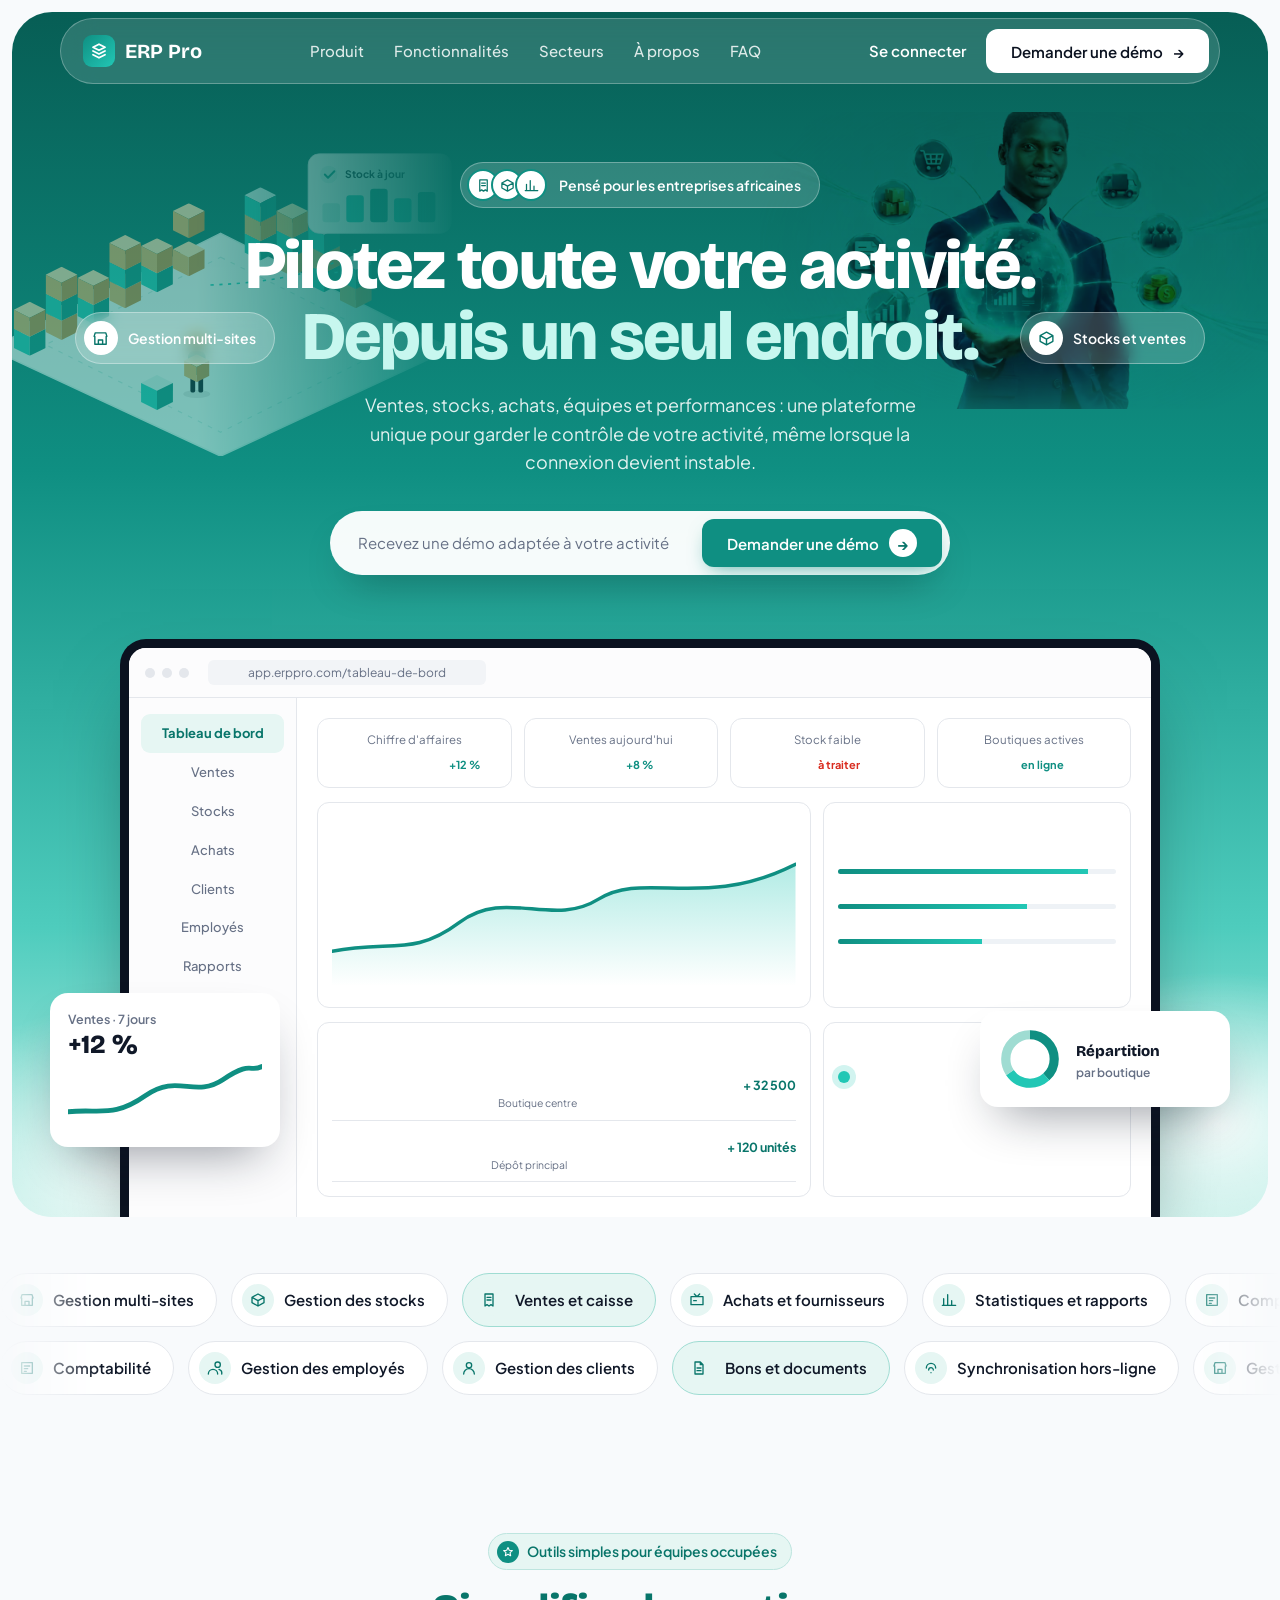
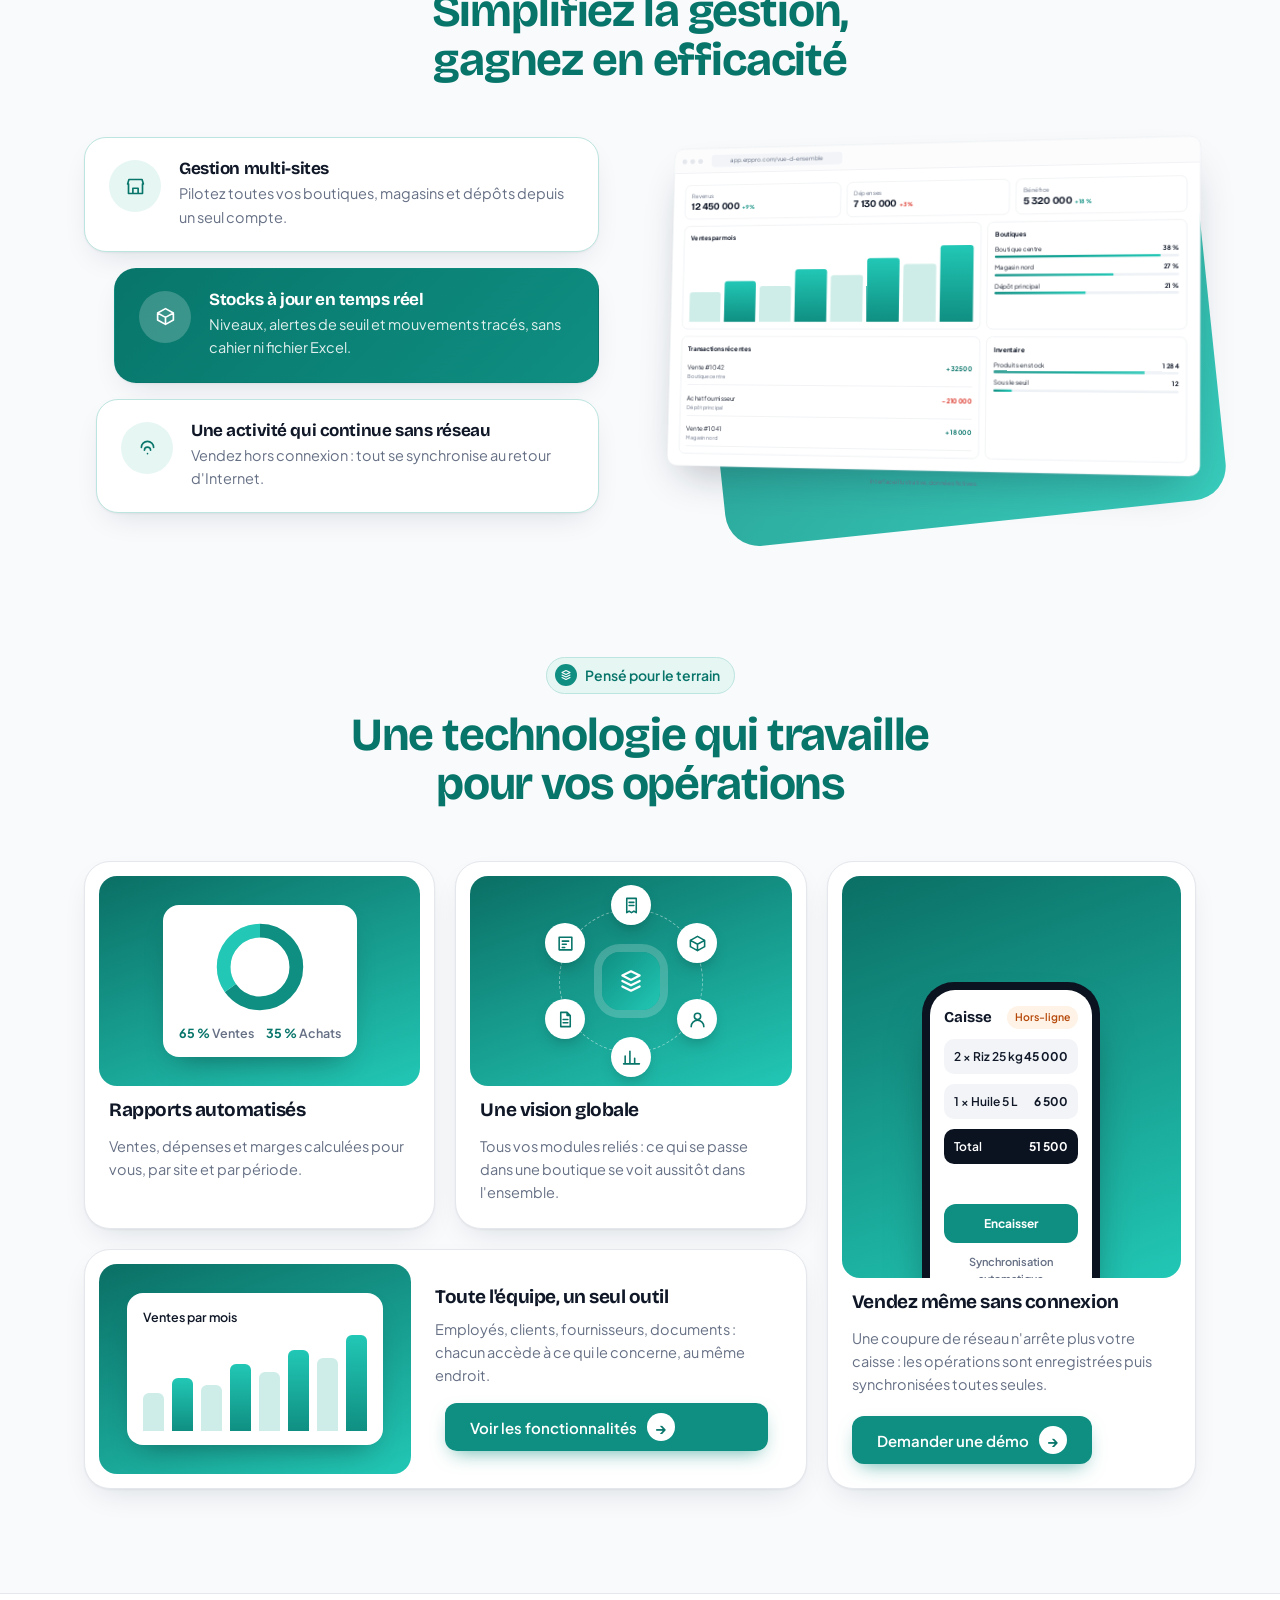
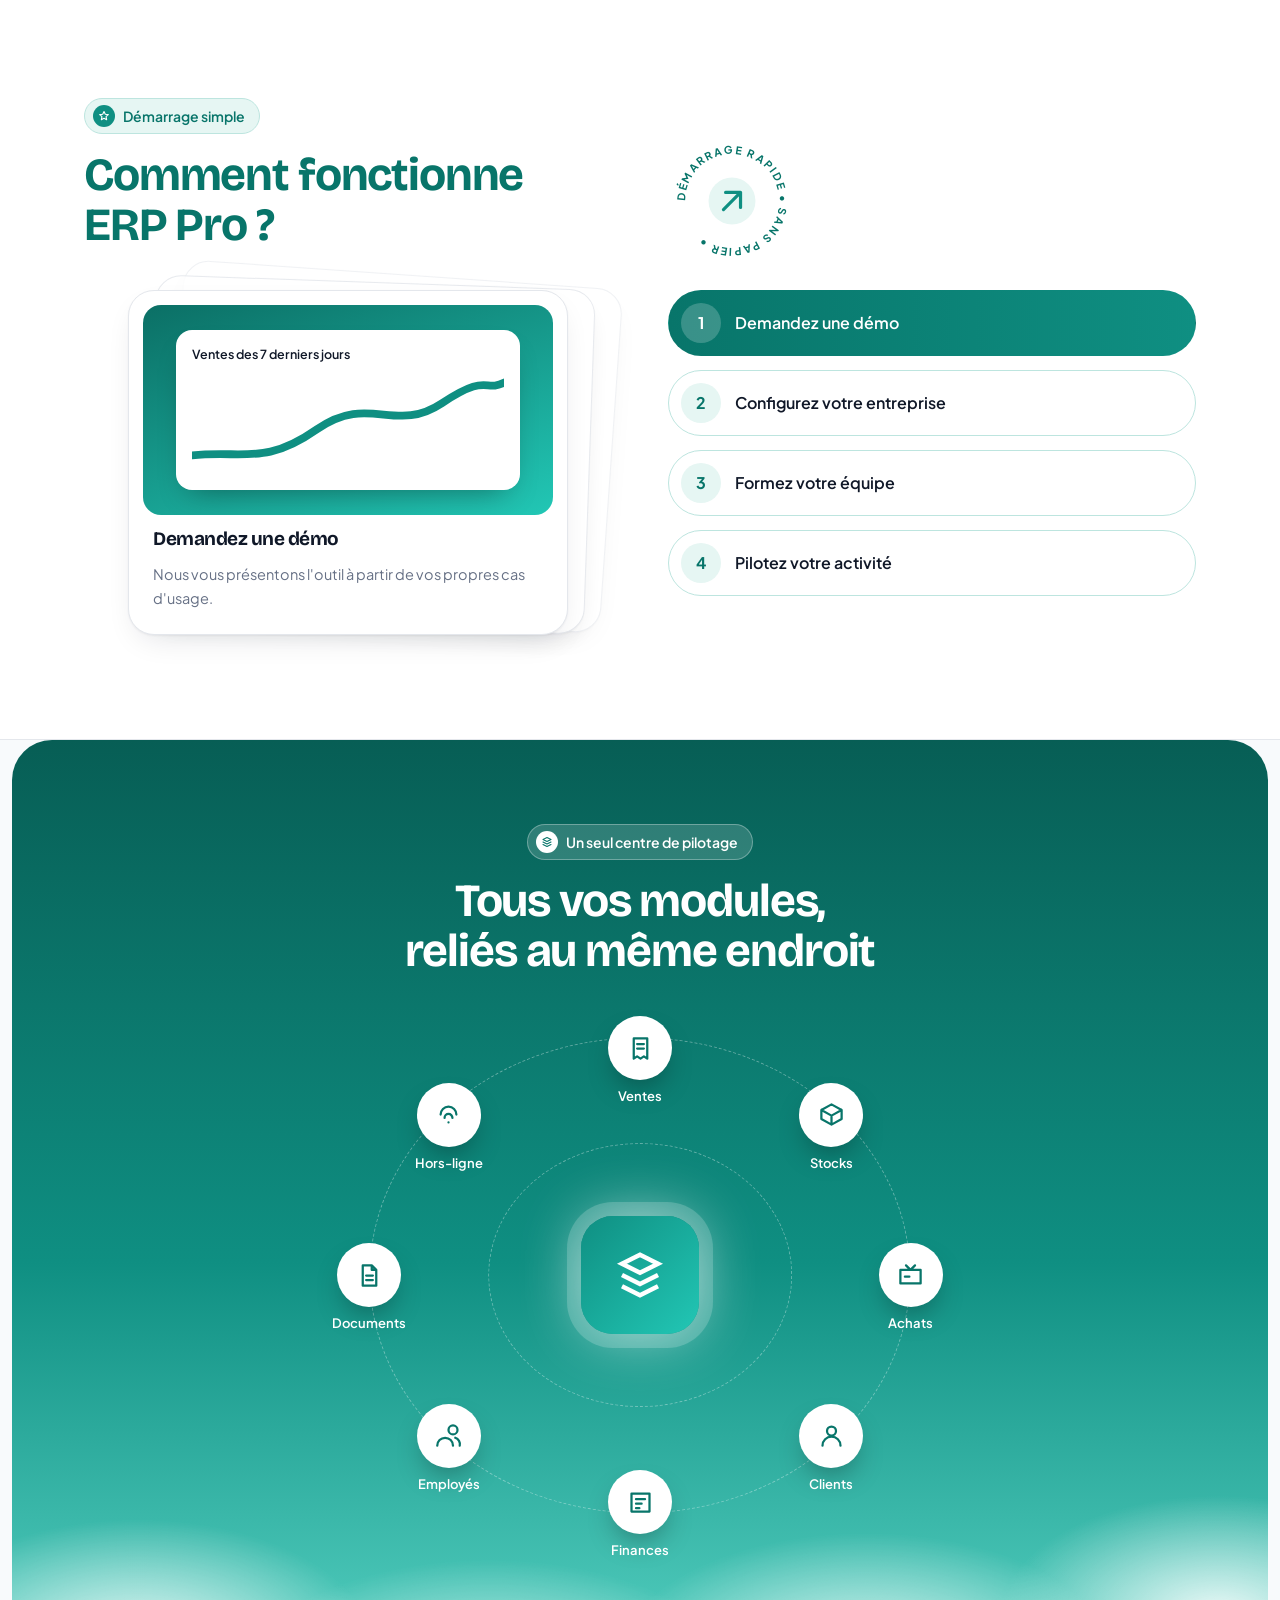
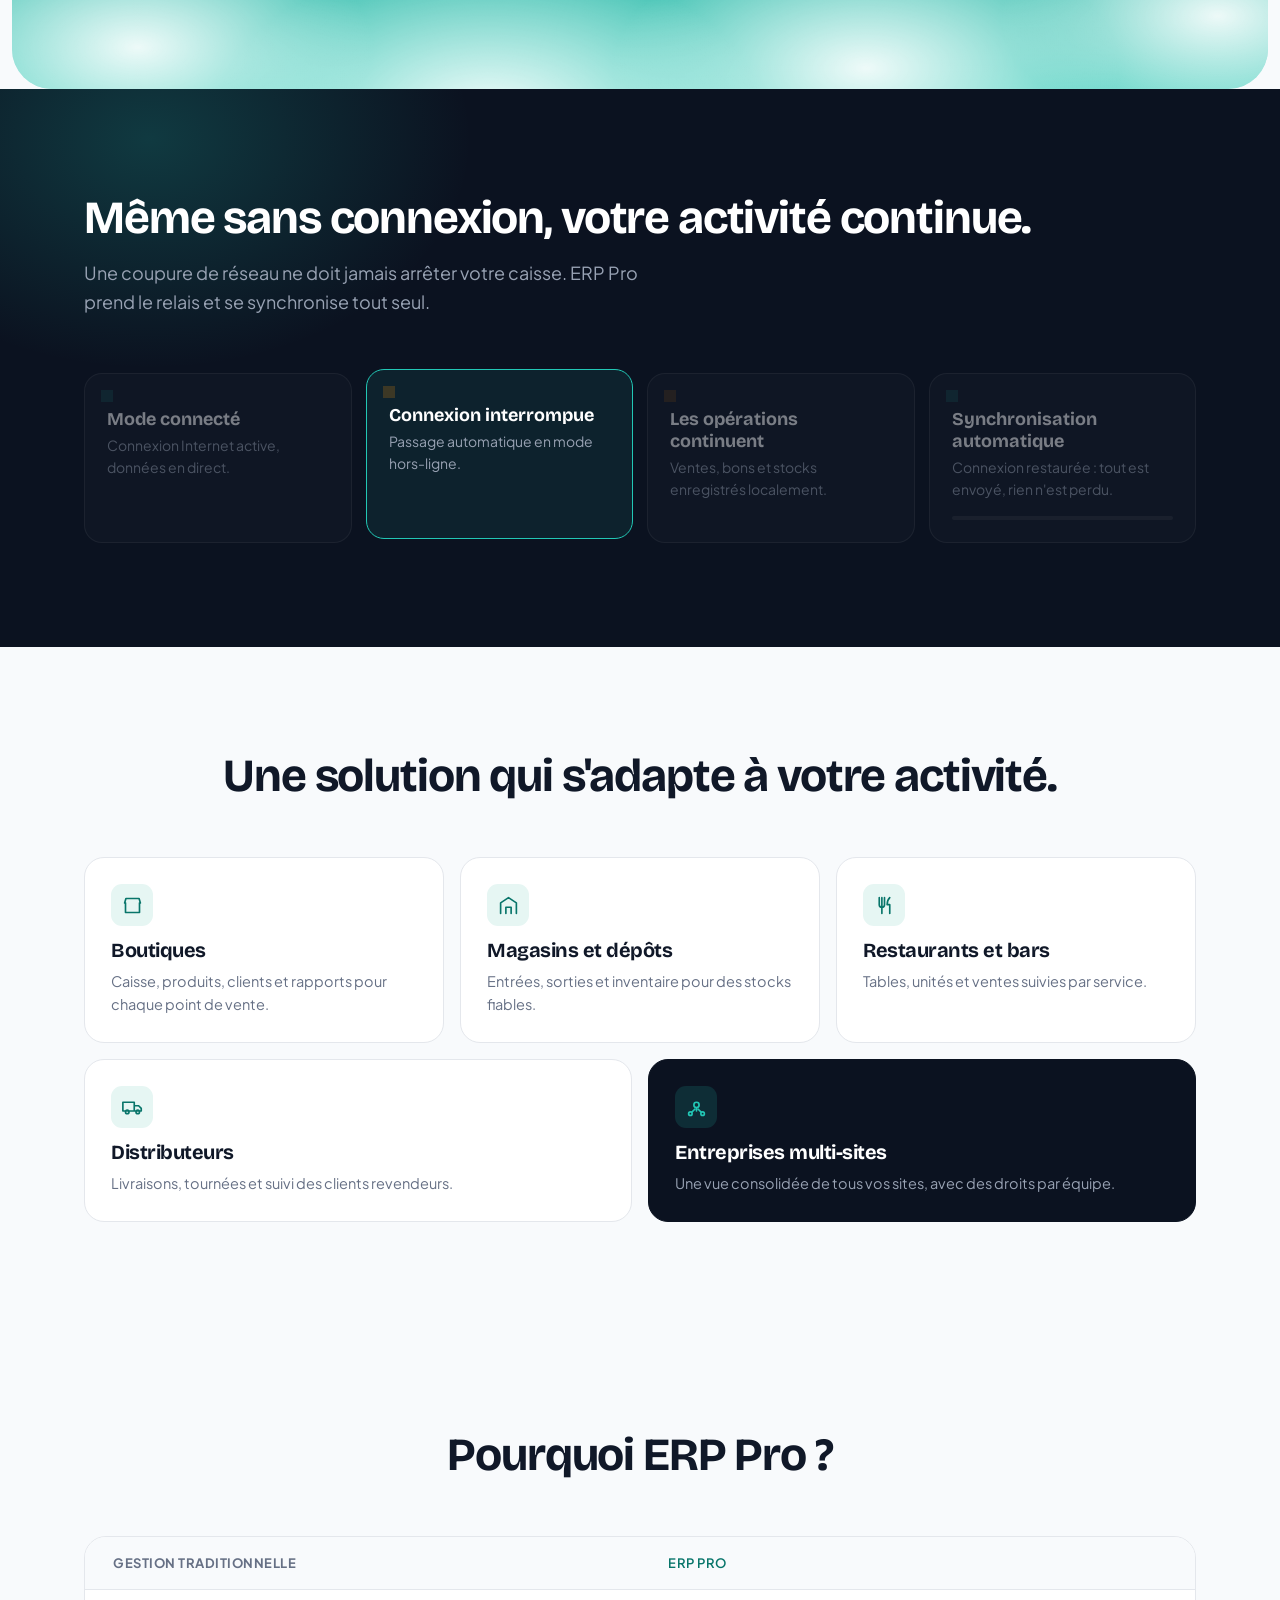
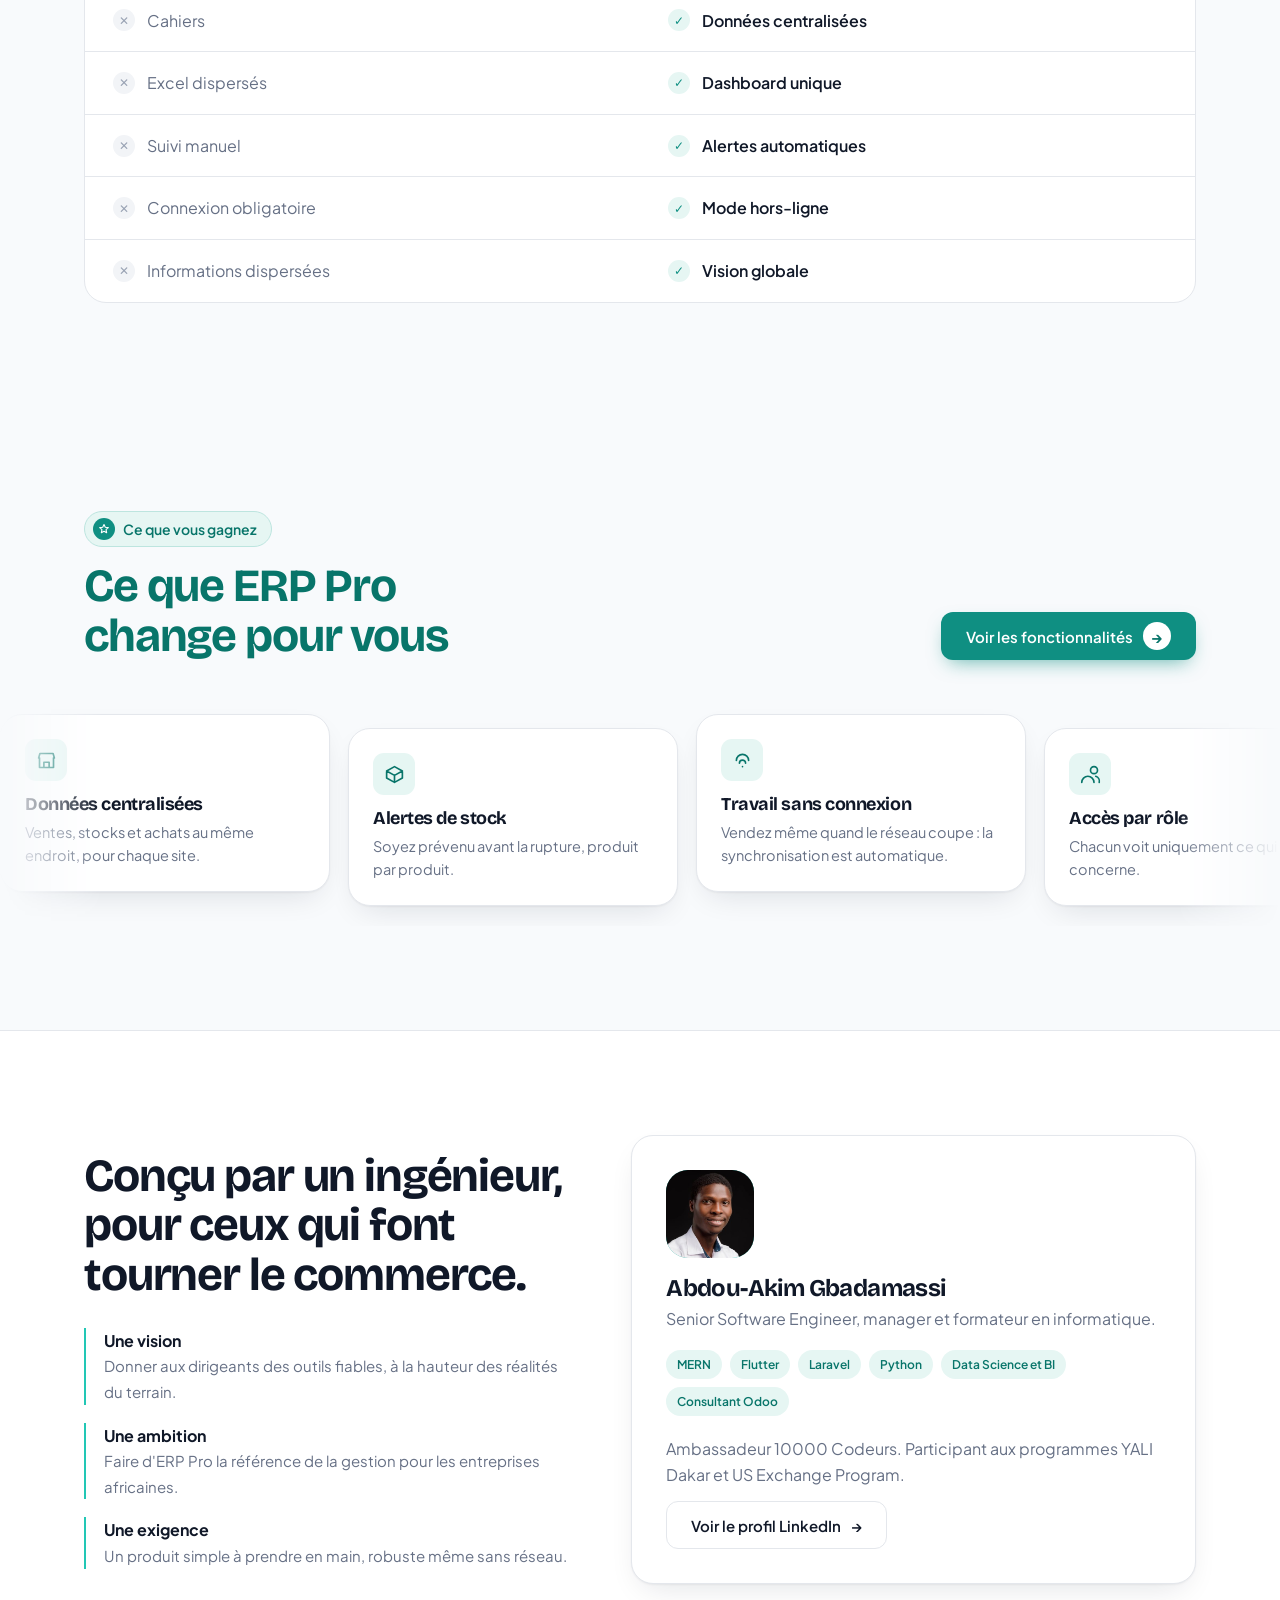
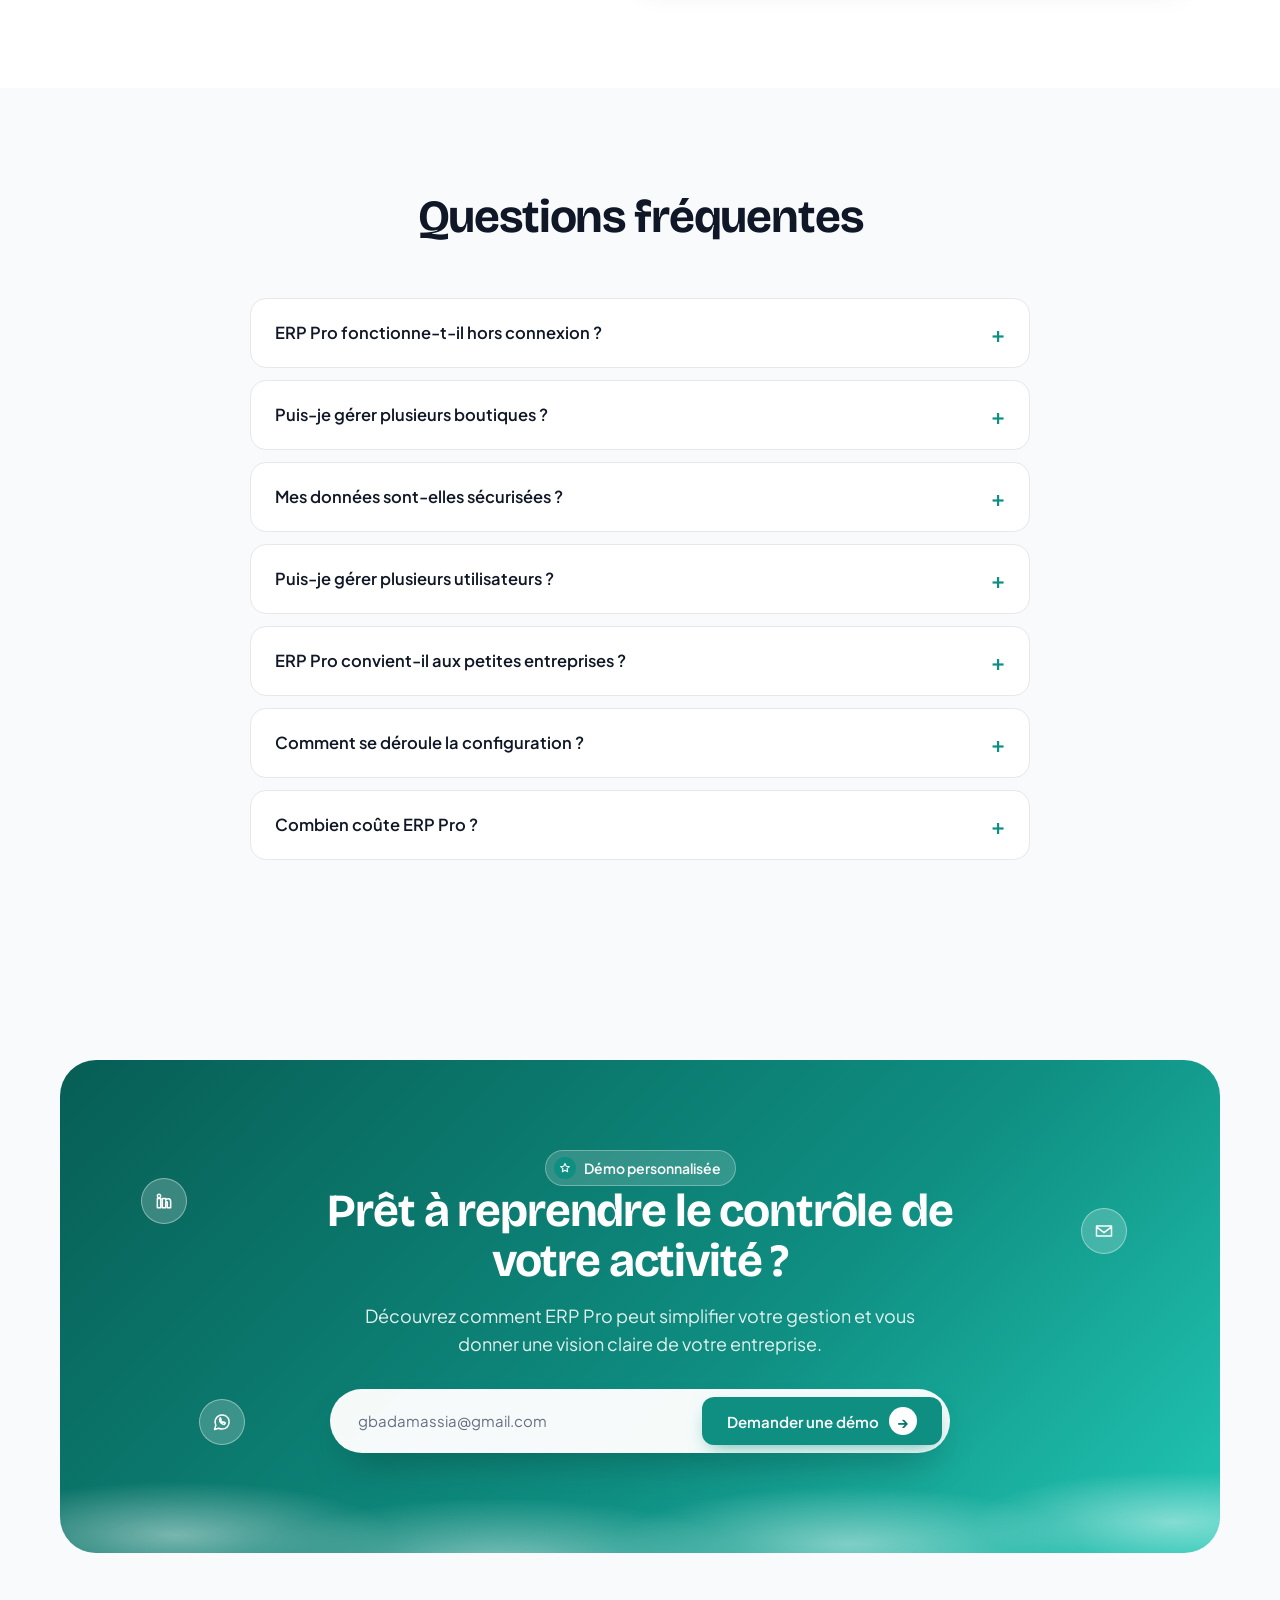
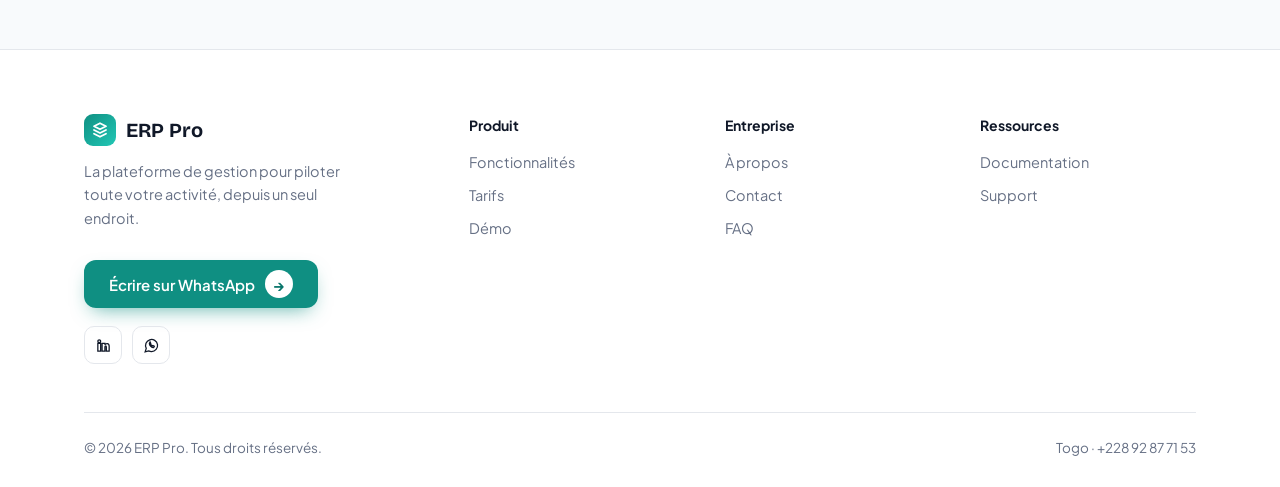
<file: index.html>
<!doctype html>
<!--
  ============================================================
  ERP PRO — PAGE D'ACCUEIL (site vitrine)
  ============================================================
  Fichiers liés (à garder dans le même dossier) :
    • style.css            → composants communs (couleurs, boutons, maquettes, FAQ...)
    • home.css             → mise en page de CETTE page (hero, bento, orbite, carrousel, CTA)
    • fonctionnalites.html → page « Voir plus » qui détaille les fonctionnalités
    • hero-bg.mp4 + hero-poster.jpg → vidéo 3D du fond du hero
    • fondateur.jpg        → photo de la section « À propos »

  Comment modifier : cherchez un texte avec Ctrl+F, ou cherchez un
  bandeau « SECTION : ... » pour aller directement à la bonne partie.
  Les sections sont dans l'ordre d'affichage de la page.
  ============================================================
-->
<html lang="fr">
<head>
<meta charset="utf-8">
<meta name="viewport" content="width=device-width,initial-scale=1">
<title>ERP Pro – Pilotez toute votre activité depuis un seul endroit</title>
<!-- Description affichée par Google sous le titre du site -->
<meta name="description" content="ERP Pro : ventes, stocks, achats, équipes et performances dans une plateforme unique, même avec une connexion instable.">
<!-- Polices Google : Bricolage Grotesque (titres) et Plus Jakarta Sans (texte) -->
<link rel="preconnect" href="https://fonts.googleapis.com"><link rel="preconnect" href="https://fonts.gstatic.com" crossorigin>
<link href="https://fonts.googleapis.com/css2?family=Bricolage+Grotesque:wght@600;700;800&family=Plus+Jakarta+Sans:wght@400;500;600;700&display=swap" rel="stylesheet">
<!-- Feuille de style principale (tout le design) -->
<link rel="stylesheet" href="style.css">
<!-- Mise en page de l'accueil (hero en panneau, bento, orbite, carrousel...) -->
<link rel="stylesheet" href="home.css">
</head>
<body id="top">
<!-- ======================================================================
     SECTION : NAVIGATION
     Barre « pilule » flottante : transparente sur le hero, blanche quand on défile.
     ====================================================================== -->
<header class="hn" id="nav"><div class="w nv">
<a href="#top" class="logo" aria-label="ERP Pro, accueil"><span class="lg"><svg viewBox="0 0 24 24"><path d="M4 7l8-4 8 4-8 4zM4 12l8 4 8-4M4 17l8 4 8-4"/></svg></span>ERP Pro</a>
<nav aria-label="Navigation principale"><ul class="nl"><li><a href="#produit">Produit</a></li><li><a href="#fonctionnalites">Fonctionnalités</a></li><li><a href="#secteurs">Secteurs</a></li><li><a href="#a-propos">À propos</a></li><li><a href="#faq">FAQ</a></li></ul></nav>
<div class="nr"><a href="#contact">Se connecter</a><a href="#contact" class="btn b1">Demander une démo <i>→</i></a>
<button class="bg" id="bg" aria-label="Ouvrir le menu" aria-expanded="false" aria-controls="mm"><span></span></button></div></div>
<!-- Menu mobile : s'ouvre avec le bouton hamburger (géré par le script en bas de page) -->

</header>
<!-- Menu mobile (s'ouvre avec le bouton hamburger) -->
<div class="mm" id="mm"><a href="#produit">Produit</a><a href="#fonctionnalites">Fonctionnalités</a><a href="#secteurs">Secteurs</a><a href="#a-propos">À propos</a><a href="#faq">FAQ</a><a href="#contact">Se connecter</a><a href="#contact" class="btn b1">Demander une démo →</a></div>
<main>
<!-- ======================================================================
     SECTION : HERO
     Grand panneau teal arrondi avec nuages : titre centré, boîte de démo, maquette du dashboard + cartes flottantes.
     Fond animé : scène d'entrepôt (gauche) + vidéo 3D (droite).
     ====================================================================== -->
<section class="hp" id="produit">
<div class="clouds"></div>
<div class="scene" aria-hidden="true"><svg viewBox="0 0 600 420" xmlns="http://www.w3.org/2000/svg">
<defs><symbol id="b1" viewBox="0 0 40 44"><path d="M0 10L20 0l20 10-20 10z" fill="#CFEDE8"/><path d="M0 10l20 10v24L0 34z" fill="#22C7B5"/><path d="M20 20l20-10v24L20 44z" fill="#0F8F82"/></symbol>
<symbol id="b2" viewBox="0 0 40 44"><path d="M0 10L20 0l20 10-20 10z" fill="#F0DAAE"/><path d="M0 10l20 10v24L0 34z" fill="#D9B06A"/><path d="M20 20l20-10v24L20 44z" fill="#B98B47"/></symbol></defs>
<polygon points="300,140 590,285 300,420 10,285" fill="#E6F6F3" stroke="#CFEDE8" stroke-width="2"/>
<polygon points="300,170 520,280 300,390 80,280" fill="none" stroke="#BDE5DF" stroke-width="1.5" stroke-dasharray="6 8"/>
<use href="#b1" x="330" y="130" width="40" height="44"/><use href="#b2" x="330" y="106" width="40" height="44"/><use href="#b1" x="330" y="82" width="40" height="44"/><use href="#b2" x="370" y="150" width="40" height="44"/><use href="#b1" x="370" y="126" width="40" height="44"/><use href="#b2" x="370" y="102" width="40" height="44"/><use href="#b1" x="410" y="170" width="40" height="44"/><use href="#b2" x="410" y="146" width="40" height="44"/><use href="#b1" x="410" y="122" width="40" height="44"/><use href="#b2" x="450" y="190" width="40" height="44"/><use href="#b1" x="450" y="166" width="40" height="44"/><use href="#b1" x="40" y="250" width="40" height="44"/><use href="#b2" x="40" y="226" width="40" height="44"/><use href="#b2" x="80" y="230" width="40" height="44"/><use href="#b1" x="80" y="206" width="40" height="44"/><use href="#b2" x="80" y="182" width="40" height="44"/><use href="#b1" x="120" y="210" width="40" height="44"/><use href="#b2" x="120" y="186" width="40" height="44"/><use href="#b2" x="160" y="190" width="40" height="44"/><use href="#b1" x="160" y="166" width="40" height="44"/><use href="#b2" x="160" y="142" width="40" height="44"/><use href="#b1" x="200" y="170" width="40" height="44"/><use href="#b2" x="200" y="146" width="40" height="44"/><use href="#b2" x="240" y="150" width="40" height="44"/><use href="#b2" x="240" y="102" width="40" height="44"/>
<path class="fx" d="M470 160Q420 200 285 205" fill="none" stroke="#22C7B5" stroke-width="2"/><path class="fx" d="M500 160Q500 190 420 190" fill="none" stroke="#22C7B5" stroke-width="2"/>
<g class="slide"><use href="#b1" x="200" y="318" width="40" height="44"/></g>
<g class="walk"><g transform="translate(270 340)"><g class="bob">
<ellipse cx="0" cy="2" rx="17" ry="5" fill="#0B1220" opacity=".1"/>
<rect x="-8" y="-24" width="6" height="24" rx="2" fill="#0B1220"/><rect x="2" y="-24" width="6" height="24" rx="2" fill="#0B1220"/>
<rect x="-11" y="-52" width="22" height="30" rx="7" fill="#0F8F82"/><rect x="-11" y="-40" width="22" height="4" fill="#22C7B5"/>
<circle cx="0" cy="-62" r="9" fill="#7A4B2A"/><path d="M-10-64a10 10 0 0120 0z" fill="#FDB022"/>
<use href="#b2" x="-16" y="-48" width="32" height="35"/></g></g></g>
<g class="flt" transform="translate(410 40)"><rect width="180" height="100" rx="14" fill="#fff" stroke="#E4E7EC"/><circle cx="26" cy="26" r="11" fill="#E6F6F3"/><path d="M21 26l4 4 8-8" fill="none" stroke="#0F8F82" stroke-width="2.5" stroke-linecap="round" stroke-linejoin="round"/><text x="46" y="31" font-family="Plus Jakarta Sans,sans-serif" font-size="13" font-weight="700" fill="#101828">Stock à jour</text><rect x="18" y="62" width="22" height="24" rx="4" fill="#CFEDE8"/><rect x="48" y="52" width="22" height="34" rx="4" fill="#22C7B5"/><rect x="78" y="44" width="22" height="42" rx="4" fill="#0F8F82"/><rect x="108" y="56" width="22" height="30" rx="4" fill="#22C7B5"/><rect x="138" y="48" width="22" height="38" rx="4" fill="#0F8F82"/></g>
</svg></div>
<video class="vbg" muted loop autoplay playsinline preload="auto" poster="hero-poster.jpg" aria-hidden="true" tabindex="-1"><source src="hero-bg.mp4" type="video/mp4"></video>
<span class="chp l"><span class="cc"><svg viewBox="0 0 24 24" ><path d="M3 9l1.5-5h15L21 9M4 9v11h16V9M9 20v-6h6v6"/></svg></span>Gestion multi-sites</span>
<span class="chp r"><span class="cc"><svg viewBox="0 0 24 24" ><path d="M21 8l-9-5-9 5v8l9 5 9-5zM3 8l9 5 9-5M12 13v8"/></svg></span>Stocks et ventes</span>
<div class="hc">
<span class="sp"><span class="av3"><i><svg viewBox="0 0 24 24" ><path d="M6 3h12v18l-3-2-3 2-3-2-3 2zM9 8h6M9 12h6"/></svg></i><i><svg viewBox="0 0 24 24" ><path d="M21 8l-9-5-9 5v8l9 5 9-5zM3 8l9 5 9-5M12 13v8"/></svg></i><i><svg viewBox="0 0 24 24" ><path d="M4 20V10M10 20V4M16 20v-7M22 20H2"/></svg></i></span>Pensé pour les entreprises africaines</span>
<h1>Pilotez toute votre activité. <em>Depuis un seul endroit.</em></h1>
<p class="sub">Ventes, stocks, achats, équipes et performances : une plateforme unique pour garder le contrôle de votre activité, même lorsque la connexion devient instable.</p>
<div class="cp2"><span>Recevez une démo adaptée à votre activité</span><a class="btn b1" href="https://wa.me/22892877153?text=Bonjour%2C%20je%20souhaite%20une%20d%C3%A9mo%20d%27ERP%20Pro." target="_blank" rel="noopener">Demander une démo <b class="ar">→</b></a></div>
</div>
<div class="hs rv">
<div class="fc a"><small>Ventes · 7 jours</small><b>+12 %</b><svg viewBox="0 0 120 40" width="100%" aria-hidden="true"><path d="M0 32C20 30 28 36 48 22S78 24 96 12 112 8 120 4" fill="none" stroke="#0F8F82" stroke-width="3" stroke-linecap="round"/></svg></div>
<div class="fc b"><svg viewBox="0 0 42 42" width="64" aria-hidden="true"><circle cx="21" cy="21" r="15.9" fill="none" stroke="#E6F6F3" stroke-width="6"/><circle cx="21" cy="21" r="15.9" fill="none" stroke="#0F8F82" stroke-width="6" stroke-dasharray="38 62" stroke-dashoffset="0" transform="rotate(-90 21 21)"/><circle cx="21" cy="21" r="15.9" fill="none" stroke="#22C7B5" stroke-width="6" stroke-dasharray="27 73" stroke-dashoffset="-38" transform="rotate(-90 21 21)"/><circle cx="21" cy="21" r="15.9" fill="none" stroke="#9FDCD2" stroke-width="6" stroke-dasharray="35 65" stroke-dashoffset="-65" transform="rotate(-90 21 21)"/></svg><div><b>Répartition</b><small>par boutique</small></div></div>
<div class="app"><div class="ab"><i></i><i></i><i></i><span>app.erppro.com/tableau-de-bord</span></div>
<div class="ap"><div class="sd"><div class="a">Tableau de bord</div><div>Ventes</div><div>Stocks</div><div>Achats</div><div>Clients</div><div>Employés</div><div>Rapports</div></div>
<div class="mn"><div class="kp">
<div class="k"><small>Chiffre d'affaires</small><b>4 820 000</b><u>+12 %</u></div><div class="k"><small>Ventes aujourd'hui</small><b>186</b><u>+8 %</u></div><div class="k"><small>Stock faible</small><b>12</b><u class="d">à traiter</u></div><div class="k"><small>Boutiques actives</small><b>5</b><u>en ligne</u></div></div>
<div class="two"><div class="pn"><h4>Ventes des 7 derniers jours</h4>
<svg class="ln" viewBox="0 0 400 120" width="100%" role="img" aria-label="Courbe des ventes en hausse"><defs><linearGradient id="gA" x1="0" y1="0" x2="0" y2="1"><stop offset="0" stop-color="#22C7B5" stop-opacity=".35"/><stop offset="1" stop-color="#22C7B5" stop-opacity="0"/></linearGradient></defs><path d="M0 90C50 80 70 95 110 65S190 70 230 45 320 55 400 15V120H0Z" fill="url(#gA)"/><path class="l" d="M0 90C50 80 70 95 110 65S190 70 230 45 320 55 400 15" fill="none" stroke="#0F8F82" stroke-width="3" stroke-linecap="round"/></svg></div>
<div class="pn"><h4>Produits les plus vendus</h4><div class="pr"><div><span>Riz 25 kg</span><b>42</b><i style="--v:90%"></i></div><div><span>Huile 5 L</span><b>31</b><i style="--v:68%"></i></div><div><span>Sucre 1 kg</span><b>24</b><i style="--v:52%"></i></div></div></div></div>
<div class="two"><div class="pn"><h4>Activité récente</h4><div class="tx"><div><span>Vente #1042<small>Boutique centre</small></span><b>+ 32 500</b></div><div><span>Réapprovisionnement<small>Dépôt principal</small></span><b>+ 120 unités</b></div></div></div>
<div class="pn"><h4>Synchronisation</h4><div style="display:flex;gap:10px;align-items:center;font-size:13px;font-weight:600"><span class="dot"></span>Toutes les boutiques à jour</div></div></div></div></div></div>
</div>
</section>
<!-- ======================================================================
     PASTILLES QUI DÉFILENT
     Les 10 modules, sur 2 rangées en sens inverse (décoratif).
     ====================================================================== -->
<div class="mqw" aria-hidden="true"><div class="mq "><span class="mp"><i><svg viewBox="0 0 24 24" ><path d="M3 9l1.5-5h15L21 9M4 9v11h16V9M9 20v-6h6v6"/></svg></i>Gestion multi-sites</span><span class="mp"><i><svg viewBox="0 0 24 24" ><path d="M21 8l-9-5-9 5v8l9 5 9-5zM3 8l9 5 9-5M12 13v8"/></svg></i>Gestion des stocks</span><span class="mp on"><i><svg viewBox="0 0 24 24" ><path d="M6 3h12v18l-3-2-3 2-3-2-3 2zM9 8h6M9 12h6"/></svg></i>Ventes et caisse</span><span class="mp"><i><svg viewBox="0 0 24 24" ><path d="M3 7h18v12H3zM16 3l-4 4-4-4M7 13h4"/></svg></i>Achats et fournisseurs</span><span class="mp"><i><svg viewBox="0 0 24 24" ><path d="M4 20V10M10 20V4M16 20v-7M22 20H2"/></svg></i>Statistiques et rapports</span><span class="mp"><i><svg viewBox="0 0 24 24" ><path d="M4 4h16v16H4zM8 9h8M8 13h5M8 17h3"/></svg></i>Comptabilité</span><span class="mp"><i><svg viewBox="0 0 24 24" ><path d="M16 11a4 4 0 100-8 4 4 0 000 8zM2 21a7 7 0 0114 0M18 14a6 6 0 014 7"/></svg></i>Gestion des employés</span><span class="mp"><i><svg viewBox="0 0 24 24" ><path d="M12 12a4 4 0 100-8 4 4 0 000 8zM4 21a8 8 0 0116 0"/></svg></i>Gestion des clients</span><span class="mp"><i><svg viewBox="0 0 24 24" ><path d="M14 3H6v18h12V7zM14 3v4h4M9 12h6M9 16h6"/></svg></i>Bons et documents</span><span class="mp"><i><svg viewBox="0 0 24 24" ><path d="M5 12a7 7 0 0114 0M8.5 15a3.5 3.5 0 017 0M12 19h.01"/></svg></i>Synchronisation hors-ligne</span><span class="mp"><i><svg viewBox="0 0 24 24" ><path d="M3 9l1.5-5h15L21 9M4 9v11h16V9M9 20v-6h6v6"/></svg></i>Gestion multi-sites</span><span class="mp"><i><svg viewBox="0 0 24 24" ><path d="M21 8l-9-5-9 5v8l9 5 9-5zM3 8l9 5 9-5M12 13v8"/></svg></i>Gestion des stocks</span><span class="mp on"><i><svg viewBox="0 0 24 24" ><path d="M6 3h12v18l-3-2-3 2-3-2-3 2zM9 8h6M9 12h6"/></svg></i>Ventes et caisse</span><span class="mp"><i><svg viewBox="0 0 24 24" ><path d="M3 7h18v12H3zM16 3l-4 4-4-4M7 13h4"/></svg></i>Achats et fournisseurs</span><span class="mp"><i><svg viewBox="0 0 24 24" ><path d="M4 20V10M10 20V4M16 20v-7M22 20H2"/></svg></i>Statistiques et rapports</span><span class="mp"><i><svg viewBox="0 0 24 24" ><path d="M4 4h16v16H4zM8 9h8M8 13h5M8 17h3"/></svg></i>Comptabilité</span><span class="mp"><i><svg viewBox="0 0 24 24" ><path d="M16 11a4 4 0 100-8 4 4 0 000 8zM2 21a7 7 0 0114 0M18 14a6 6 0 014 7"/></svg></i>Gestion des employés</span><span class="mp"><i><svg viewBox="0 0 24 24" ><path d="M12 12a4 4 0 100-8 4 4 0 000 8zM4 21a8 8 0 0116 0"/></svg></i>Gestion des clients</span><span class="mp"><i><svg viewBox="0 0 24 24" ><path d="M14 3H6v18h12V7zM14 3v4h4M9 12h6M9 16h6"/></svg></i>Bons et documents</span><span class="mp"><i><svg viewBox="0 0 24 24" ><path d="M5 12a7 7 0 0114 0M8.5 15a3.5 3.5 0 017 0M12 19h.01"/></svg></i>Synchronisation hors-ligne</span></div><div class="mq r"><span class="mp"><i><svg viewBox="0 0 24 24" ><path d="M4 4h16v16H4zM8 9h8M8 13h5M8 17h3"/></svg></i>Comptabilité</span><span class="mp"><i><svg viewBox="0 0 24 24" ><path d="M16 11a4 4 0 100-8 4 4 0 000 8zM2 21a7 7 0 0114 0M18 14a6 6 0 014 7"/></svg></i>Gestion des employés</span><span class="mp"><i><svg viewBox="0 0 24 24" ><path d="M12 12a4 4 0 100-8 4 4 0 000 8zM4 21a8 8 0 0116 0"/></svg></i>Gestion des clients</span><span class="mp on"><i><svg viewBox="0 0 24 24" ><path d="M14 3H6v18h12V7zM14 3v4h4M9 12h6M9 16h6"/></svg></i>Bons et documents</span><span class="mp"><i><svg viewBox="0 0 24 24" ><path d="M5 12a7 7 0 0114 0M8.5 15a3.5 3.5 0 017 0M12 19h.01"/></svg></i>Synchronisation hors-ligne</span><span class="mp"><i><svg viewBox="0 0 24 24" ><path d="M3 9l1.5-5h15L21 9M4 9v11h16V9M9 20v-6h6v6"/></svg></i>Gestion multi-sites</span><span class="mp"><i><svg viewBox="0 0 24 24" ><path d="M21 8l-9-5-9 5v8l9 5 9-5zM3 8l9 5 9-5M12 13v8"/></svg></i>Gestion des stocks</span><span class="mp"><i><svg viewBox="0 0 24 24" ><path d="M6 3h12v18l-3-2-3 2-3-2-3 2zM9 8h6M9 12h6"/></svg></i>Ventes et caisse</span><span class="mp"><i><svg viewBox="0 0 24 24" ><path d="M3 7h18v12H3zM16 3l-4 4-4-4M7 13h4"/></svg></i>Achats et fournisseurs</span><span class="mp"><i><svg viewBox="0 0 24 24" ><path d="M4 20V10M10 20V4M16 20v-7M22 20H2"/></svg></i>Statistiques et rapports</span><span class="mp"><i><svg viewBox="0 0 24 24" ><path d="M4 4h16v16H4zM8 9h8M8 13h5M8 17h3"/></svg></i>Comptabilité</span><span class="mp"><i><svg viewBox="0 0 24 24" ><path d="M16 11a4 4 0 100-8 4 4 0 000 8zM2 21a7 7 0 0114 0M18 14a6 6 0 014 7"/></svg></i>Gestion des employés</span><span class="mp"><i><svg viewBox="0 0 24 24" ><path d="M12 12a4 4 0 100-8 4 4 0 000 8zM4 21a8 8 0 0116 0"/></svg></i>Gestion des clients</span><span class="mp on"><i><svg viewBox="0 0 24 24" ><path d="M14 3H6v18h12V7zM14 3v4h4M9 12h6M9 16h6"/></svg></i>Bons et documents</span><span class="mp"><i><svg viewBox="0 0 24 24" ><path d="M5 12a7 7 0 0114 0M8.5 15a3.5 3.5 0 017 0M12 19h.01"/></svg></i>Synchronisation hors-ligne</span><span class="mp"><i><svg viewBox="0 0 24 24" ><path d="M3 9l1.5-5h15L21 9M4 9v11h16V9M9 20v-6h6v6"/></svg></i>Gestion multi-sites</span><span class="mp"><i><svg viewBox="0 0 24 24" ><path d="M21 8l-9-5-9 5v8l9 5 9-5zM3 8l9 5 9-5M12 13v8"/></svg></i>Gestion des stocks</span><span class="mp"><i><svg viewBox="0 0 24 24" ><path d="M6 3h12v18l-3-2-3 2-3-2-3 2zM9 8h6M9 12h6"/></svg></i>Ventes et caisse</span><span class="mp"><i><svg viewBox="0 0 24 24" ><path d="M3 7h18v12H3zM16 3l-4 4-4-4M7 13h4"/></svg></i>Achats et fournisseurs</span><span class="mp"><i><svg viewBox="0 0 24 24" ><path d="M4 20V10M10 20V4M16 20v-7M22 20H2"/></svg></i>Statistiques et rapports</span></div></div>
<!-- ======================================================================
     SECTION : SIMPLIFIEZ LA GESTION
     3 cartes décalées à gauche + dashboard incliné à droite (la taille est ajustée par le script).
     ====================================================================== -->
<section class="sec" id="simplifier"><div class="w">
<div class="h2c rv"><span class="pb"><i><svg viewBox="0 0 24 24" ><path d="M12 3l2.6 5.6 6 .7-4.5 4.1 1.2 6L12 16.5 6.7 19.4l1.2-6L3.4 9.3l6-.7z"/></svg></i>Outils simples pour équipes occupées</span><h2>Simplifiez la gestion,<br>gagnez en efficacité</h2></div>
<div class="sm">
<div class="sl rv">
<div class="sk"><div class="ic"><svg viewBox="0 0 24 24" ><path d="M3 9l1.5-5h15L21 9M4 9v11h16V9M9 20v-6h6v6"/></svg></div><div><h3>Gestion multi-sites</h3><p>Pilotez toutes vos boutiques, magasins et dépôts depuis un seul compte.</p></div></div>
<div class="sk"><div class="ic"><svg viewBox="0 0 24 24" ><path d="M21 8l-9-5-9 5v8l9 5 9-5zM3 8l9 5 9-5M12 13v8"/></svg></div><div><h3>Stocks à jour en temps réel</h3><p>Niveaux, alertes de seuil et mouvements tracés, sans cahier ni fichier Excel.</p></div></div>
<div class="sk"><div class="ic"><svg viewBox="0 0 24 24" ><path d="M5 12a7 7 0 0114 0M8.5 15a3.5 3.5 0 017 0M12 19h.01"/></svg></div><div><h3>Une activité qui continue sans réseau</h3><p>Vendez hors connexion : tout se synchronise au retour d'Internet.</p></div></div>
</div>
<div class="tw rv"><div class="tbk"></div><div class="tt"><div class="ti"><div class="big rv"><div class="app" style="border-radius:20px"><div class="ab"><i></i><i></i><i></i><span>app.erppro.com/vue-d-ensemble</span></div><div class="mn" style="padding:24px">
<div class="k3"><div class="k"><small>Revenus</small><b>12 450 000</b><u>+9 %</u></div><div class="k"><small>Dépenses</small><b>7 130 000</b><u class="d">+3 %</u></div><div class="k"><small>Bénéfice</small><b>5 320 000</b><u>+18 %</u></div></div>
<div class="two"><div class="pn"><h4>Ventes par mois</h4><div class="bars" role="img" aria-label="Histogramme des ventes mensuelles"><i style="--h:40%"></i><i style="--h:55%"></i><i style="--h:48%"></i><i style="--h:70%"></i><i style="--h:62%"></i><i style="--h:84%"></i><i style="--h:76%"></i><i style="--h:100%"></i></div></div>
<div class="pn"><h4>Boutiques</h4><div class="pr"><div><span>Boutique centre</span><b>38 %</b><i style="--v:90%"></i></div><div><span>Magasin nord</span><b>27 %</b><i style="--v:65%"></i></div><div><span>Dépôt principal</span><b>21 %</b><i style="--v:50%"></i></div></div></div></div>
<div class="two"><div class="pn"><h4>Transactions récentes</h4><div class="tx"><div><span>Vente #1042<small>Boutique centre</small></span><b>+ 32 500</b></div><div><span>Achat fournisseur<small>Dépôt principal</small></span><b style="color:#D92D20">− 210 000</b></div><div><span>Vente #1041<small>Magasin nord</small></span><b>+ 18 000</b></div></div></div>
<div class="pn"><h4>Inventaire</h4><div class="pr"><div><span>Produits en stock</span><b>1 284</b><i style="--v:82%"></i></div><div><span>Sous le seuil</span><b>12</b><i style="--v:10%"></i></div></div></div></div></div></div>
<p class="note">Interface illustrative, données fictives.</p></div></div></div></div>
</div></div></section>
<!-- ======================================================================
     SECTION : FONCTIONNALITÉS (bento)
     3 cartes en haut, 1 large en bas, 1 haute à droite. Le bouton « Voir les fonctionnalités » ouvre fonctionnalites.html.
     ====================================================================== -->
<section class="sec" id="fonctionnalites" style="padding-top:40px"><div class="w">
<div class="h2c rv"><span class="pb"><i><svg viewBox="0 0 24 24" ><path d="M4 7l8-4 8 4-8 4zM4 12l8 4 8-4M4 17l8 4 8-4"/></svg></i>Pensé pour le terrain</span><h2>Une technologie qui travaille<br>pour vos opérations</h2></div>
<div class="tg2">
<article class="tc rv"><div class="tv"><div class="mc"><svg viewBox="0 0 42 42" width="96" aria-hidden="true"><circle cx="21" cy="21" r="15.9" fill="none" stroke="#E6F6F3" stroke-width="6"/><circle cx="21" cy="21" r="15.9" fill="none" stroke="#0F8F82" stroke-width="6" stroke-dasharray="65 35" stroke-dashoffset="0" transform="rotate(-90 21 21)"/><circle cx="21" cy="21" r="15.9" fill="none" stroke="#22C7B5" stroke-width="6" stroke-dasharray="35 65" stroke-dashoffset="-65" transform="rotate(-90 21 21)"/></svg><div class="lg2"><span><b>65 %</b> Ventes</span><span><b>35 %</b> Achats</span></div></div></div><h3>Rapports automatisés</h3><p>Ventes, dépenses et marges calculées pour vous, par site et par période.</p></article>
<article class="tc rv"><div class="tv"><div class="oc"><div class="rg0"></div><i style="left:50.0%;top:12.0%"><svg viewBox="0 0 24 24" ><path d="M6 3h12v18l-3-2-3 2-3-2-3 2zM9 8h6M9 12h6"/></svg></i><i style="left:82.9%;top:31.0%"><svg viewBox="0 0 24 24" ><path d="M21 8l-9-5-9 5v8l9 5 9-5zM3 8l9 5 9-5M12 13v8"/></svg></i><i style="left:82.9%;top:69.0%"><svg viewBox="0 0 24 24" ><path d="M12 12a4 4 0 100-8 4 4 0 000 8zM4 21a8 8 0 0116 0"/></svg></i><i style="left:50.0%;top:88.0%"><svg viewBox="0 0 24 24" ><path d="M4 20V10M10 20V4M16 20v-7M22 20H2"/></svg></i><i style="left:17.1%;top:69.0%"><svg viewBox="0 0 24 24" ><path d="M14 3H6v18h12V7zM14 3v4h4M9 12h6M9 16h6"/></svg></i><i style="left:17.1%;top:31.0%"><svg viewBox="0 0 24 24" ><path d="M4 4h16v16H4zM8 9h8M8 13h5M8 17h3"/></svg></i><i class="c0"><svg viewBox="0 0 24 24" style="stroke:#fff;width:26px;height:26px"><path d="M4 7l8-4 8 4-8 4zM4 12l8 4 8-4M4 17l8 4 8-4"/></svg></i></div></div><h3>Une vision globale</h3><p>Tous vos modules reliés : ce qui se passe dans une boutique se voit aussitôt dans l'ensemble.</p></article>
<article class="tc tall rv"><div class="tv"><div class="phn"><div class="sc2"><div class="tp"><b>Caisse</b><span style="color:#B54708;background:#FEF3E6;padding:3px 8px;border-radius:99px;font-size:10.5px">Hors-ligne</span></div><div class="ln2"><span>2 × Riz 25 kg</span><b>45 000</b></div><div class="ln2"><span>1 × Huile 5 L</span><b>6 500</b></div><div class="ln2" style="background:#0B1220;color:#fff"><span>Total</span><b>51 500</b></div><div class="bt">Encaisser</div><div class="sy2">Synchronisation automatique</div></div></div></div><h3>Vendez même sans connexion</h3><p>Une coupure de réseau n'arrête plus votre caisse : les opérations sont enregistrées puis synchronisées toutes seules.</p><a class="btn b1" href="https://wa.me/22892877153?text=Bonjour%2C%20je%20souhaite%20une%20d%C3%A9mo%20d%27ERP%20Pro." target="_blank" rel="noopener">Demander une démo <b class="ar">→</b></a></article>
<article class="tc wide rv"><div class="tv"><div class="mc" style="width:82%;justify-items:stretch"><span>Ventes par mois</span><div class="bars" style="height:96px;width:100%;--x:0"><i style="--h:40%"></i><i style="--h:55%"></i><i style="--h:48%"></i><i style="--h:70%"></i><i style="--h:62%"></i><i style="--h:84%"></i><i style="--h:76%"></i><i style="--h:100%"></i></div></div></div><div><h3 style="padding:0">Toute l'équipe, un seul outil</h3><p style="padding:0">Employés, clients, fournisseurs, documents : chacun accède à ce qui le concerne, au même endroit.</p><a class="btn b1" href="fonctionnalites.html">Voir les fonctionnalités <b class="ar">→</b></a></div></article>
</div></div></section>
<!-- ======================================================================
     SECTION : COMMENT ÇA MARCHE
     Pile de cartes + pastille qui tourne + 4 étapes cliquables (le script change le texte de la carte).
     ====================================================================== -->
<section class="sec" id="comment" style="background:#fff;border-block:1px solid var(--bd)"><div class="w"><div class="hw">
<div class="rv"><span class="pb"><i><svg viewBox="0 0 24 24" ><path d="M12 3l2.6 5.6 6 .7-4.5 4.1 1.2 6L12 16.5 6.7 19.4l1.2-6L3.4 9.3l6-.7z"/></svg></i>Démarrage simple</span><h2 style="color:var(--pd);margin:16px 0 40px">Comment fonctionne<br>ERP Pro ?</h2>
<div class="stk"><article class="tc"><div class="tv"><div class="mc" style="width:84%;justify-items:stretch"><span>Ventes des 7 derniers jours</span><svg viewBox="0 0 120 40" width="100%" aria-hidden="true"><path d="M0 32C20 30 28 36 48 22S78 24 96 12 112 8 120 4" fill="none" stroke="#0F8F82" stroke-width="3" stroke-linecap="round"/></svg></div></div><h3 id="hwT">Demandez une démo</h3><p id="hwP">Nous vous présentons l'outil à partir de vos propres cas d'usage.</p></article></div></div>
<div class="rv"><svg class="bdg" viewBox="0 0 120 120" aria-hidden="true"><defs><path id="cp" d="M60,60 m-44,0 a44,44 0 1,1 88,0 a44,44 0 1,1 -88,0"/></defs><text font-size="10" font-weight="700" letter-spacing="1.6" fill="#08756A"><textPath href="#cp">DÉMARRAGE RAPIDE • SANS PAPIER • </textPath></text><circle cx="60" cy="60" r="22" fill="#E6F6F3"/><path d="M52 68L68 52M54 52H68V66" fill="none" stroke="#0F8F82" stroke-width="3" stroke-linecap="round" stroke-linejoin="round"/></svg>
<div class="stps"><div class="stp on" role="button" tabindex="0"><i>1</i>Demandez une démo</div><div class="stp" role="button" tabindex="0"><i>2</i>Configurez votre entreprise</div><div class="stp" role="button" tabindex="0"><i>3</i>Formez votre équipe</div><div class="stp" role="button" tabindex="0"><i>4</i>Pilotez votre activité</div></div></div>
</div></div></section>
<!-- ======================================================================
     SECTION : TOUS VOS MODULES (orbite)
     Panneau teal avec nuages : 8 modules en orbite autour du logo.
     ====================================================================== -->
<section class="mo" id="modules"><div class="clouds"></div><span class="pb"><i><svg viewBox="0 0 24 24" ><path d="M4 7l8-4 8 4-8 4zM4 12l8 4 8-4M4 17l8 4 8-4"/></svg></i>Un seul centre de pilotage</span><h2>Tous vos modules,<br>reliés au même endroit</h2><div class="orb"><i class="rg" style="width:46%;height:50%"></i><i class="rg" style="width:82%;height:90%"></i><div class="ct"><svg viewBox="0 0 24 24" style="stroke:#fff;width:54px;height:54px;fill:none;stroke-width:2"><path d="M4 7l8-4 8 4-8 4zM4 12l8 4 8-4M4 17l8 4 8-4"/></svg></div><div class="ob" style="left:50.0%;top:7.0%;animation-delay:-0s"><svg viewBox="0 0 24 24" ><path d="M6 3h12v18l-3-2-3 2-3-2-3 2zM9 8h6M9 12h6"/></svg><span>Ventes</span></div><div class="ob" style="left:79.0%;top:19.6%;animation-delay:-1s"><svg viewBox="0 0 24 24" ><path d="M21 8l-9-5-9 5v8l9 5 9-5zM3 8l9 5 9-5M12 13v8"/></svg><span>Stocks</span></div><div class="ob" style="left:91.0%;top:50.0%;animation-delay:-2s"><svg viewBox="0 0 24 24" ><path d="M3 7h18v12H3zM16 3l-4 4-4-4M7 13h4"/></svg><span>Achats</span></div><div class="ob" style="left:79.0%;top:80.4%;animation-delay:-3s"><svg viewBox="0 0 24 24" ><path d="M12 12a4 4 0 100-8 4 4 0 000 8zM4 21a8 8 0 0116 0"/></svg><span>Clients</span></div><div class="ob" style="left:50.0%;top:93.0%;animation-delay:-4s"><svg viewBox="0 0 24 24" ><path d="M4 4h16v16H4zM8 9h8M8 13h5M8 17h3"/></svg><span>Finances</span></div><div class="ob" style="left:21.0%;top:80.4%;animation-delay:-5s"><svg viewBox="0 0 24 24" ><path d="M16 11a4 4 0 100-8 4 4 0 000 8zM2 21a7 7 0 0114 0M18 14a6 6 0 014 7"/></svg><span>Employés</span></div><div class="ob" style="left:9.0%;top:50.0%;animation-delay:-6s"><svg viewBox="0 0 24 24" ><path d="M14 3H6v18h12V7zM14 3v4h4M9 12h6M9 16h6"/></svg><span>Documents</span></div><div class="ob" style="left:21.0%;top:19.6%;animation-delay:-7s"><svg viewBox="0 0 24 24" ><path d="M5 12a7 7 0 0114 0M8.5 15a3.5 3.5 0 017 0M12 19h.01"/></svg><span>Hors-ligne</span></div></div></section>
<!-- ======================================================================
     SECTION : MODE HORS-LIGNE
     ====================================================================== -->
<section class="sec off" id="hors-ligne"><div class="w">
<div class="hd rv"><h2>Même sans connexion, votre activité continue.</h2><p class="sub">Une coupure de réseau ne doit jamais arrêter votre caisse. ERP Pro prend le relais et se synchronise tout seul.</p></div>
<div class="fw" id="fw" aria-live="polite">
<div class="fs on"><span class="dot"></span><b>Mode connecté</b><p>Connexion Internet active, données en direct.</p></div>
<div class="fs"><span class="dot r"></span><b>Connexion interrompue</b><p>Passage automatique en mode hors-ligne.</p></div>
<div class="fs"><span class="dot r"></span><b>Les opérations continuent</b><p>Ventes, bons et stocks enregistrés localement.</p></div>
<div class="fs"><span class="dot"></span><b>Synchronisation automatique</b><p>Connexion restaurée : tout est envoyé, rien n'est perdu.</p><div class="sy"><i></i></div></div></div></div></section>
<!-- ======================================================================
     SECTION : SECTEURS D'ACTIVITÉ
     ====================================================================== -->
<section class="sec" id="secteurs"><div class="w">
<div class="hd c rv"><h2>Une solution qui s'adapte à votre activité.</h2></div>
<div class="sc">
<!-- Secteur : Boutiques -->
<article class="bc rv"><div class="ic"><svg viewBox="0 0 24 24"><path d="M3 9l1.5-5h15L21 9M4 9v11h16V9"/></svg></div><h3>Boutiques</h3><p>Caisse, produits, clients et rapports pour chaque point de vente.</p></article>
<!-- Secteur : Magasins et dépôts -->
<article class="bc rv"><div class="ic"><svg viewBox="0 0 24 24"><path d="M3 21V9l9-6 9 6v12M9 21v-7h6v7"/></svg></div><h3>Magasins et dépôts</h3><p>Entrées, sorties et inventaire pour des stocks fiables.</p></article>
<!-- Secteur : Restaurants et bars -->
<article class="bc rv"><div class="ic"><svg viewBox="0 0 24 24"><path d="M6 3v8a3 3 0 006 0V3M9 3v18M18 3c-2 2-3 5-3 8h3v10"/></svg></div><h3>Restaurants et bars</h3><p>Tables, unités et ventes suivies par service.</p></article>
<!-- Secteur : Distributeurs -->
<article class="bc rv"><div class="ic"><svg viewBox="0 0 24 24"><path d="M1 6h13v10H1zM14 10h5l3 3v3h-8zM6 19a2 2 0 100-4 2 2 0 000 4zM18 19a2 2 0 100-4 2 2 0 000 4z"/></svg></div><h3>Distributeurs</h3><p>Livraisons, tournées et suivi des clients revendeurs.</p></article>
<!-- Secteur : Entreprises multi-sites -->
<article class="bc rv dk"><div class="ic"><svg viewBox="0 0 24 24"><path d="M12 12a3 3 0 100-6 3 3 0 000 6zM5 21a2 2 0 100-4 2 2 0 000 4zM19 21a2 2 0 100-4 2 2 0 000 4zM12 12v4M7 17l3-3M17 17l-3-3"/></svg></div><h3>Entreprises multi-sites</h3><p>Une vue consolidée de tous vos sites, avec des droits par équipe.</p></article></div></div></section>
<!-- ======================================================================
     SECTION : POURQUOI ERP PRO ?
     ====================================================================== -->
<section class="sec"><div class="w">
<div class="hd c rv"><h2>Pourquoi ERP Pro ?</h2></div>
<div class="vs rv"><div class="vr"><div>GESTION TRADITIONNELLE</div><div>ERP PRO</div></div>
<div class="vr"><div><span class="x">✕</span>Cahiers</div><div><span class="v">✓</span>Données centralisées</div></div>
<div class="vr"><div><span class="x">✕</span>Excel dispersés</div><div><span class="v">✓</span>Dashboard unique</div></div>
<div class="vr"><div><span class="x">✕</span>Suivi manuel</div><div><span class="v">✓</span>Alertes automatiques</div></div>
<div class="vr"><div><span class="x">✕</span>Connexion obligatoire</div><div><span class="v">✓</span>Mode hors-ligne</div></div>
<div class="vr"><div><span class="x">✕</span>Informations dispersées</div><div><span class="v">✓</span>Vision globale</div></div></div></div></section>
<!-- ======================================================================
     SECTION : CE QUE ERP PRO CHANGE POUR VOUS
     Carrousel de cartes qui défilent (bénéfices, pas de faux témoignages).
     ====================================================================== -->
<section class="sec"><div class="w"><div class="bhd rv"><div><span class="pb"><i><svg viewBox="0 0 24 24" ><path d="M12 3l2.6 5.6 6 .7-4.5 4.1 1.2 6L12 16.5 6.7 19.4l1.2-6L3.4 9.3l6-.7z"/></svg></i>Ce que vous gagnez</span><h2>Ce que ERP Pro<br>change pour vous</h2></div><a class="btn b1" href="fonctionnalites.html">Voir les fonctionnalités <b class="ar">→</b></a></div></div><div class="mqw" style="padding-top:20px"><div class="mq slow"><article class="bn"><div class="ic"><svg viewBox="0 0 24 24" ><path d="M3 9l1.5-5h15L21 9M4 9v11h16V9M9 20v-6h6v6"/></svg></div><h3>Données centralisées</h3><p>Ventes, stocks et achats au même endroit, pour chaque site.</p></article><article class="bn"><div class="ic"><svg viewBox="0 0 24 24" ><path d="M21 8l-9-5-9 5v8l9 5 9-5zM3 8l9 5 9-5M12 13v8"/></svg></div><h3>Alertes de stock</h3><p>Soyez prévenu avant la rupture, produit par produit.</p></article><article class="bn"><div class="ic"><svg viewBox="0 0 24 24" ><path d="M5 12a7 7 0 0114 0M8.5 15a3.5 3.5 0 017 0M12 19h.01"/></svg></div><h3>Travail sans connexion</h3><p>Vendez même quand le réseau coupe : la synchronisation est automatique.</p></article><article class="bn"><div class="ic"><svg viewBox="0 0 24 24" ><path d="M16 11a4 4 0 100-8 4 4 0 000 8zM2 21a7 7 0 0114 0M18 14a6 6 0 014 7"/></svg></div><h3>Accès par rôle</h3><p>Chacun voit uniquement ce qui le concerne.</p></article><article class="bn"><div class="ic"><svg viewBox="0 0 24 24" ><path d="M14 3H6v18h12V7zM14 3v4h4M9 12h6M9 16h6"/></svg></div><h3>Documents en quelques clics</h3><p>Bons, factures et pièces générés et retrouvés facilement.</p></article><article class="bn"><div class="ic"><svg viewBox="0 0 24 24" ><path d="M4 20V10M10 20V4M16 20v-7M22 20H2"/></svg></div><h3>Décisions plus rapides</h3><p>Des tableaux de bord clairs pour piloter sans calcul manuel.</p></article><article class="bn"><div class="ic"><svg viewBox="0 0 24 24" ><path d="M3 9l1.5-5h15L21 9M4 9v11h16V9M9 20v-6h6v6"/></svg></div><h3>Données centralisées</h3><p>Ventes, stocks et achats au même endroit, pour chaque site.</p></article><article class="bn"><div class="ic"><svg viewBox="0 0 24 24" ><path d="M21 8l-9-5-9 5v8l9 5 9-5zM3 8l9 5 9-5M12 13v8"/></svg></div><h3>Alertes de stock</h3><p>Soyez prévenu avant la rupture, produit par produit.</p></article><article class="bn"><div class="ic"><svg viewBox="0 0 24 24" ><path d="M5 12a7 7 0 0114 0M8.5 15a3.5 3.5 0 017 0M12 19h.01"/></svg></div><h3>Travail sans connexion</h3><p>Vendez même quand le réseau coupe : la synchronisation est automatique.</p></article><article class="bn"><div class="ic"><svg viewBox="0 0 24 24" ><path d="M16 11a4 4 0 100-8 4 4 0 000 8zM2 21a7 7 0 0114 0M18 14a6 6 0 014 7"/></svg></div><h3>Accès par rôle</h3><p>Chacun voit uniquement ce qui le concerne.</p></article><article class="bn"><div class="ic"><svg viewBox="0 0 24 24" ><path d="M14 3H6v18h12V7zM14 3v4h4M9 12h6M9 16h6"/></svg></div><h3>Documents en quelques clics</h3><p>Bons, factures et pièces générés et retrouvés facilement.</p></article><article class="bn"><div class="ic"><svg viewBox="0 0 24 24" ><path d="M4 20V10M10 20V4M16 20v-7M22 20H2"/></svg></div><h3>Décisions plus rapides</h3><p>Des tableaux de bord clairs pour piloter sans calcul manuel.</p></article></div></div></section>
<!-- ======================================================================
     SECTION : À PROPOS
     ====================================================================== -->
<section class="sec" id="a-propos" style="background:#fff;border-top:1px solid var(--bd)"><div class="w ab2">
<div class="rv"><h2>Conçu par un ingénieur, pour ceux qui font tourner le commerce.</h2><div class="vl">
<div><b>Une vision</b><span>Donner aux dirigeants des outils fiables, à la hauteur des réalités du terrain.</span></div>
<div><b>Une ambition</b><span>Faire d'ERP Pro la référence de la gestion pour les entreprises africaines.</span></div>
<div><b>Une exigence</b><span>Un produit simple à prendre en main, robuste même sans réseau.</span></div></div></div>
<div class="pc rv"><!-- Photo du fondateur : pour la changer, remplacez le fichier fondateur.jpg (image carrée recommandée) -->
<img class="av" src="fondateur.jpg" alt="Portrait d'Abdou-Akim Gbadamassi" width="88" height="88" loading="lazy"><h3>Abdou-Akim Gbadamassi</h3><p>Senior Software Engineer, manager et formateur en informatique.</p>
<div class="chips"><span>MERN</span><span>Flutter</span><span>Laravel</span><span>Python</span><span>Data Science et BI</span><span>Consultant Odoo</span></div>
<p style="margin:20px 0 14px">Ambassadeur 10000 Codeurs. Participant aux programmes YALI Dakar et US Exchange Program.</p>
<a href="https://www.linkedin.com/in/abdou-akim-gbadamassi-70373a183/" class="btn b2" target="_blank" rel="noopener">Voir le profil LinkedIn <i>→</i></a></div></div></section>
<!-- ======================================================================
     SECTION : FAQ
     ====================================================================== -->
<section class="sec" id="faq"><div class="w">
<div class="hd c rv"><h2>Questions fréquentes</h2></div>
<div class="fq" id="fq">
<div class="fi"><button aria-expanded="false">ERP Pro fonctionne-t-il hors connexion ?</button><div class="fa"><div><p>Oui. Vous continuez à vendre et à enregistrer vos opérations sans réseau ; tout est synchronisé automatiquement au retour de la connexion.</p></div></div></div>
<div class="fi"><button aria-expanded="false">Puis-je gérer plusieurs boutiques ?</button><div class="fa"><div><p>Oui. ERP Pro est conçu pour le multi-sites, avec une vue générale et une vue détaillée par boutique, magasin ou dépôt.</p></div></div></div>
<div class="fi"><button aria-expanded="false">Mes données sont-elles sécurisées ?</button><div class="fa"><div><p>Les accès sont protégés par identifiant et mot de passe, avec des droits définis pour chaque utilisateur.</p></div></div></div>
<div class="fi"><button aria-expanded="false">Puis-je gérer plusieurs utilisateurs ?</button><div class="fa"><div><p>Oui. Vous créez les comptes de votre équipe et attribuez à chacun les accès correspondant à son rôle.</p></div></div></div>
<div class="fi"><button aria-expanded="false">ERP Pro convient-il aux petites entreprises ?</button><div class="fa"><div><p>Oui. Vous pouvez commencer avec une seule boutique et ajouter des sites et des utilisateurs à mesure que votre activité grandit.</p></div></div></div>
<div class="fi"><button aria-expanded="false">Comment se déroule la configuration ?</button><div class="fa"><div><p>Nous paramétrons avec vous vos sites, vos produits et vos utilisateurs, puis nous formons votre équipe.</p></div></div></div>
<div class="fi"><button aria-expanded="false">Combien coûte ERP Pro ?</button><div class="fa"><div><p>Le tarif est établi sur devis, selon le nombre de sites et d'utilisateurs. Demandez une démo pour recevoir une proposition adaptée.</p></div></div></div>
</div></div></section>
<!-- ======================================================================
     SECTION : APPEL À L'ACTION FINAL + CONTACT
     Cible de tous les boutons de démo (ancre #contact).
     ====================================================================== -->
<section class="cta2-wrap" id="contact" style="padding-top:96px"><div class="cta2"><div class="clouds"></div>
<a class="sb s1" href="https://www.linkedin.com/in/abdou-akim-gbadamassi-70373a183/" aria-label="LinkedIn" target="_blank" rel="noopener"><svg viewBox="0 0 24 24" ><path d="M4 9h4v11H4zM6 4a2 2 0 100 4 2 2 0 000-4zM10 9h4v2c1-2 6-3 6 2v7h-4v-6c0-2-2-2-2 0v6h-4z"/></svg></a><a class="sb s2" href="https://wa.me/22892877153" aria-label="WhatsApp" target="_blank" rel="noopener"><svg viewBox="0 0 24 24" ><path d="M3 21l1.6-5A8.5 8.5 0 1112 20.5a8.5 8.5 0 01-4-1zM9 9c0 3 3 6 6 6l1-2-2-1-1 .5c-1-.5-2-1.5-2.5-2.5L11 9l-1-2z"/></svg></a><a class="sb s3" href="mailto:gbadamassia@gmail.com" aria-label="E-mail"><svg viewBox="0 0 24 24" ><path d="M3 6h18v12H3zM3 7l9 7 9-7"/></svg></a>
<span class="pb"><i><svg viewBox="0 0 24 24" ><path d="M12 3l2.6 5.6 6 .7-4.5 4.1 1.2 6L12 16.5 6.7 19.4l1.2-6L3.4 9.3l6-.7z"/></svg></i>Démo personnalisée</span><h2>Prêt à reprendre le contrôle de votre activité ?</h2>
<p style="color:rgba(255,255,255,.88);font-size:18px;max-width:560px;margin:16px auto 0">Découvrez comment ERP Pro peut simplifier votre gestion et vous donner une vision claire de votre entreprise.</p>
<div class="cp2"><a href="mailto:gbadamassia@gmail.com" style="color:inherit">gbadamassia@gmail.com</a><a class="btn b1" href="https://wa.me/22892877153?text=Bonjour%2C%20je%20souhaite%20une%20d%C3%A9mo%20d%27ERP%20Pro." target="_blank" rel="noopener">Demander une démo <b class="ar">→</b></a></div></div></section>
</main>
<!-- ======================================================================
     SECTION : PIED DE PAGE
     ====================================================================== -->
<footer><div class="w"><div class="fg">
<div><a href="#top" class="logo"><span class="lg"><svg viewBox="0 0 24 24"><path d="M4 7l8-4 8 4-8 4zM4 12l8 4 8-4M4 17l8 4 8-4"/></svg></span>ERP Pro</a><p style="margin-top:14px">La plateforme de gestion pour piloter toute votre activité, depuis un seul endroit.</p>
<a class="btn b1" style="margin-top:16px" href="https://wa.me/22892877153" target="_blank" rel="noopener">Écrire sur WhatsApp <b class="ar">→</b></a>
<div class="so"><a href="https://www.linkedin.com/in/abdou-akim-gbadamassi-70373a183/" aria-label="LinkedIn" target="_blank" rel="noopener"><svg viewBox="0 0 24 24"><path d="M4 9h4v11H4zM6 4a2 2 0 100 4 2 2 0 000-4zM10 9h4v2c1-2 6-3 6 2v7h-4v-6c0-2-2-2-2 0v6h-4z"/></svg></a><a href="https://wa.me/22892877153" aria-label="WhatsApp" target="_blank" rel="noopener"><svg viewBox="0 0 24 24"><path d="M3 21l1.6-5A8.5 8.5 0 1112 20.5a8.5 8.5 0 01-4-1zM9 9c0 3 3 6 6 6l1-2-2-1-1 .5c-1-.5-2-1.500-2.500-2.500L11 9l-1-2z"/></svg></a></div></div>
<div><h4>Produit</h4><ul><li><a href="#fonctionnalites">Fonctionnalités</a></li><li><a href="#faq">Tarifs</a></li><li><a href="#contact">Démo</a></li></ul></div>
<div><h4>Entreprise</h4><ul><li><a href="#a-propos">À propos</a></li><li><a href="#contact">Contact</a></li><li><a href="#faq">FAQ</a></li></ul></div>
<div><h4>Ressources</h4><ul><li><a href="mailto:gbadamassia@gmail.com?subject=Documentation%20ERP%20Pro">Documentation</a></li><li><a href="mailto:gbadamassia@gmail.com?subject=Support%20ERP%20Pro">Support</a></li></ul></div></div>
<div class="cp"><span>© 2026 ERP Pro. Tous droits réservés.</span><span>Togo · +228 92 87 71 53</span></div></div></footer>
<!-- ======================================================================
     SCRIPT PRINCIPAL — comportements de la page
       1. Barre de navigation   2. Menu mobile   3. Apparition au défilement
       4. FAQ (accordéon)       5. Hors-ligne (étapes qui défilent)
     ====================================================================== -->
<!-- ======================================================================
     SCRIPT PRINCIPAL — comportements de la page
       1. Barre de navigation   2. Menu mobile   3. Apparition au défilement
       4. FAQ (accordéon)       5. Hors-ligne (étapes qui défilent)
     ====================================================================== -->
<script>
(function(){
  // --- Éléments de la page dont on a besoin ---
  var nav=document.getElementById('nav');   // barre du haut
  var bg=document.getElementById('bg');     // bouton hamburger
  var mm=document.getElementById('mm');     // menu mobile

  // --- 1. BARRE DE NAVIGATION : ajoute la classe "s" (effet verre dépoli) dès qu'on défile ---
  function sc(){nav.classList.toggle('s',scrollY>10)}
  sc();                                          // état au chargement
  addEventListener('scroll',sc,{passive:true});  // puis à chaque défilement

  // --- 2. MENU MOBILE : le bouton ouvre / ferme ---
  bg.addEventListener('click',function(){
    var o=mm.classList.toggle('o');                                   // true = ouvert
    bg.setAttribute('aria-expanded',o);                               // accessibilité (lecteurs d'écran)
    bg.setAttribute('aria-label',o?'Fermer le menu':'Ouvrir le menu');
  });
  mm.addEventListener('click',function(e){   // un clic sur un lien referme le menu
    if(e.target.tagName==='A'){mm.classList.remove('o');bg.setAttribute('aria-expanded','false')}
  });

  // --- 3. APPARITION AU DÉFILEMENT : les éléments .rv apparaissent quand ils entrent à l'écran ---
  //     (sans ce bloc, les sections .rv resteraient invisibles : ne pas le supprimer !)
  var els=document.querySelectorAll('.rv');
  if('IntersectionObserver' in window){
    var io=new IntersectionObserver(function(es){
      es.forEach(function(e){
        if(e.isIntersecting){e.target.classList.add('vis');io.unobserve(e.target)}  // visible, une seule fois
      });
    },{threshold:.12});                                                // 12 % de l'élément visible
    els.forEach(function(el){io.observe(el)});
  }else{
    els.forEach(function(el){el.classList.add('vis')});               // vieux navigateur : tout afficher
  }

  // --- 4. FAQ : une seule question ouverte à la fois ---
  document.querySelectorAll('.fi button').forEach(function(b){
    b.addEventListener('click',function(){
      var it=b.parentNode, o=!it.classList.contains('o');             // o = faut-il l'ouvrir ?
      document.querySelectorAll('.fi.o').forEach(function(x){         // on referme les autres
        x.classList.remove('o');x.firstElementChild.setAttribute('aria-expanded','false');
      });
      if(o){it.classList.add('o');b.setAttribute('aria-expanded','true')}
    });
  });

  // --- 5. HORS-LIGNE : allume les 4 étapes l'une après l'autre (toutes les 2,8 s) ---
  var st=document.querySelectorAll('#fw .fs'), i=0;
  setInterval(function(){
    st[i].classList.remove('on');                                     // éteint l'étape courante
    var s=st[i].querySelector('.sy i'); if(s)s.classList.remove('go');
    i=(i+1)%st.length;                                                // passe à la suivante (boucle)
    st[i].classList.add('on');                                        // allume la nouvelle
    var y=st[i].querySelector('.sy i');                               // barre de synchronisation (4e étape)
    if(y){void y.offsetWidth;y.classList.add('go')}                   // relance l'animation de la barre
  },2800);
})();
</script>

<!-- ======================================================================
     SCRIPT DE LA VIDÉO DU HERO : lance la vidéo en boucle (sans son)
     ====================================================================== -->
<script>
(function(){
  var v=document.querySelector('.hero .vbg');   // la vidéo de fond
  // Pas de vidéo, ou visiteur qui a désactivé les animations : on ne fait rien
  if(!v||matchMedia('(prefers-reduced-motion:reduce)').matches)return;
  v.loop=true;v.muted=true;                      // boucle + muette (obligatoire pour l'autoplay)
  var p=v.play();if(p&&p.catch)p.catch(function(){});   // si le navigateur refuse, on ignore
  // Met la vidéo en pause quand l'onglet est caché (économise la batterie)
  document.addEventListener('visibilitychange',function(){
    if(document.hidden)v.pause();
    else{var q=v.play();if(q&&q.catch)q.catch(function(){})}
  });
})();
</script>

<!-- ======================================================================
     SCRIPT DE LA MISE EN PAGE : taille du dashboard incliné + étapes « Comment ça marche »
     ====================================================================== -->
<script>
(function(){
  // --- Adapte la taille du dashboard incliné à la largeur de sa colonne ---
  function fit(){document.querySelectorAll('.tw').forEach(function(w){w.style.setProperty('--s',(w.clientWidth/1060).toFixed(4))})}
  fit();addEventListener('resize',fit);
  // --- Étapes : un clic (ou Entrée) met l'étape en vert et change le texte de la carte ---
  var T=[['Demandez une démo',"Nous vous présentons l'outil à partir de vos propres cas d'usage."],['Configurez votre entreprise',"Sites, produits et utilisateurs sont paramétrés avec vous."],['Formez votre équipe',"Votre équipe est formée à l'outil, avec des accès adaptés à chaque rôle."],['Pilotez votre activité',"Vous suivez vos chiffres au quotidien depuis un seul tableau de bord."]];
  var S=document.querySelectorAll('.stp'),h=document.getElementById('hwT'),p=document.getElementById('hwP');
  function pick(i){S.forEach(function(x,k){x.classList.toggle('on',k===i)});h.textContent=T[i][0];p.textContent=T[i][1]}
  S.forEach(function(x,k){x.addEventListener('click',function(){pick(k)});x.addEventListener('keydown',function(e){if(e.key==='Enter'||e.key===' '){e.preventDefault();pick(k)}})});
})();
</script>
</body>
</html>
</file>
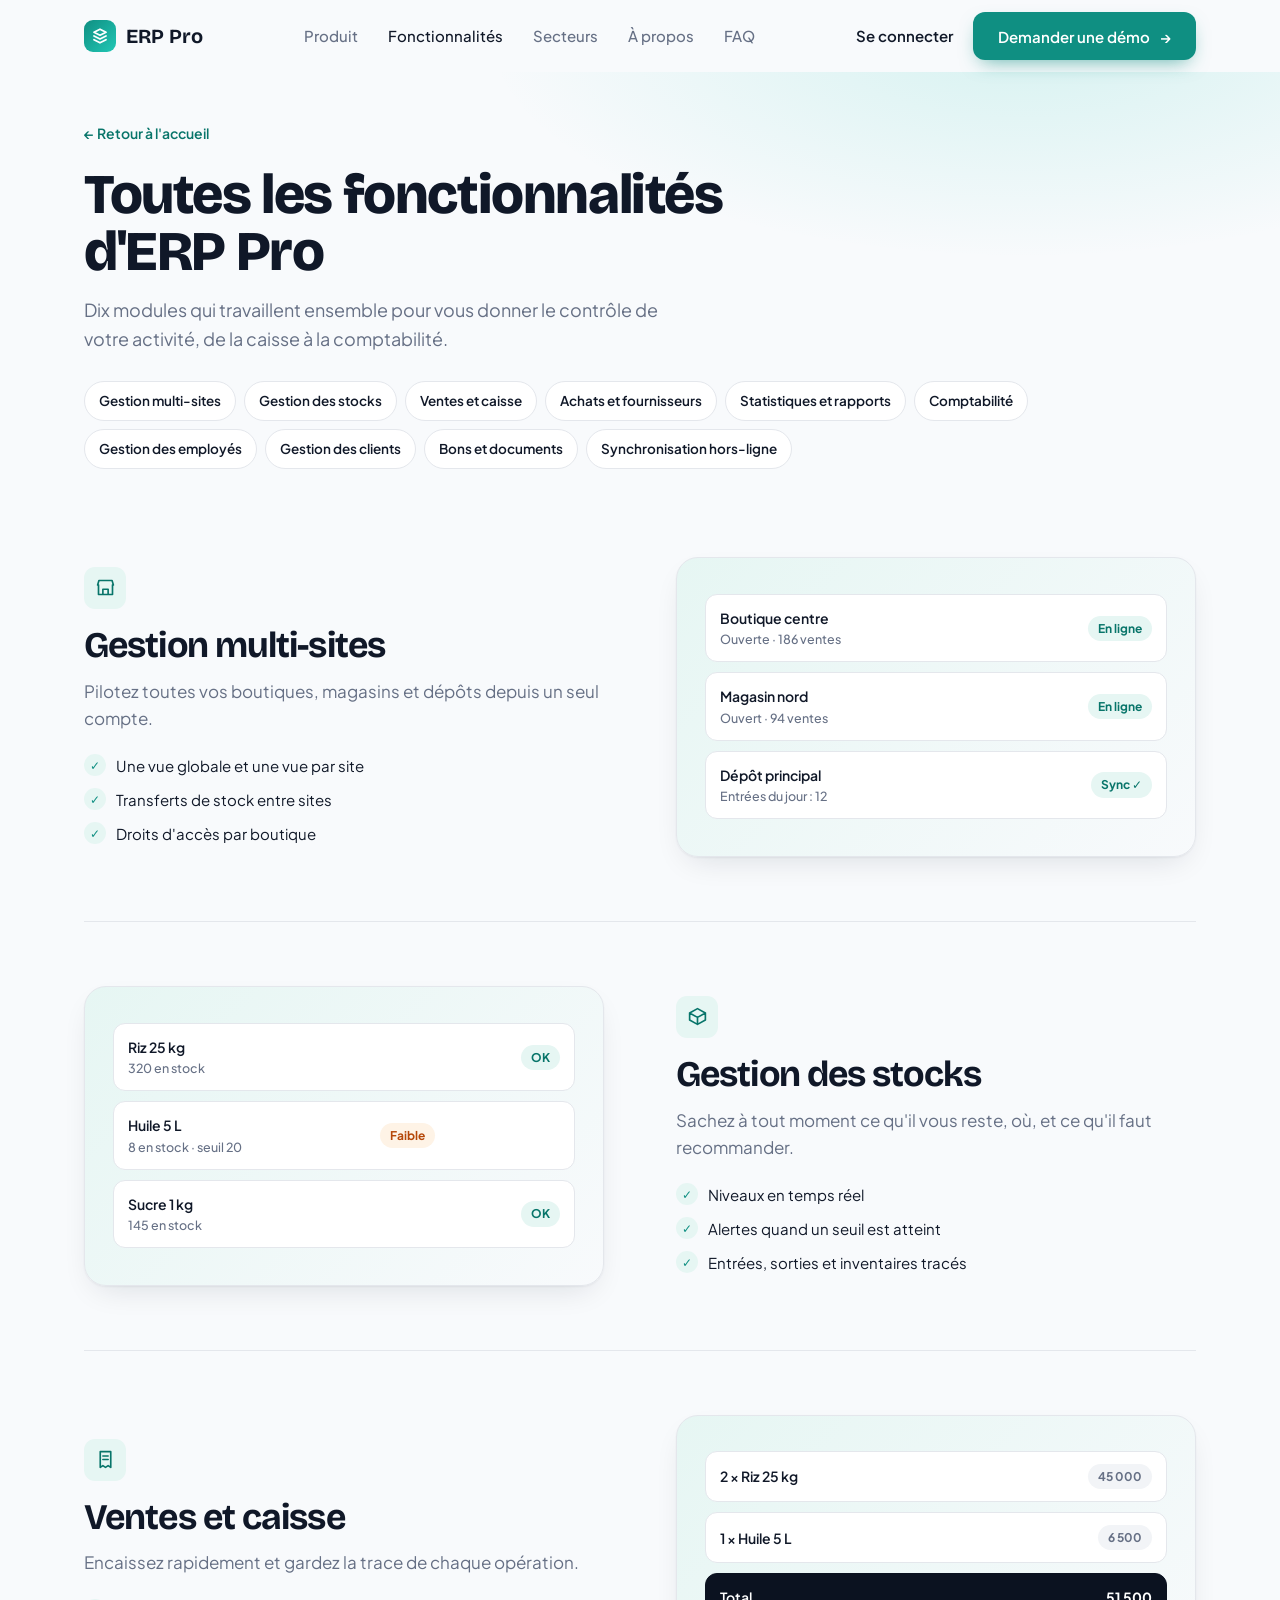
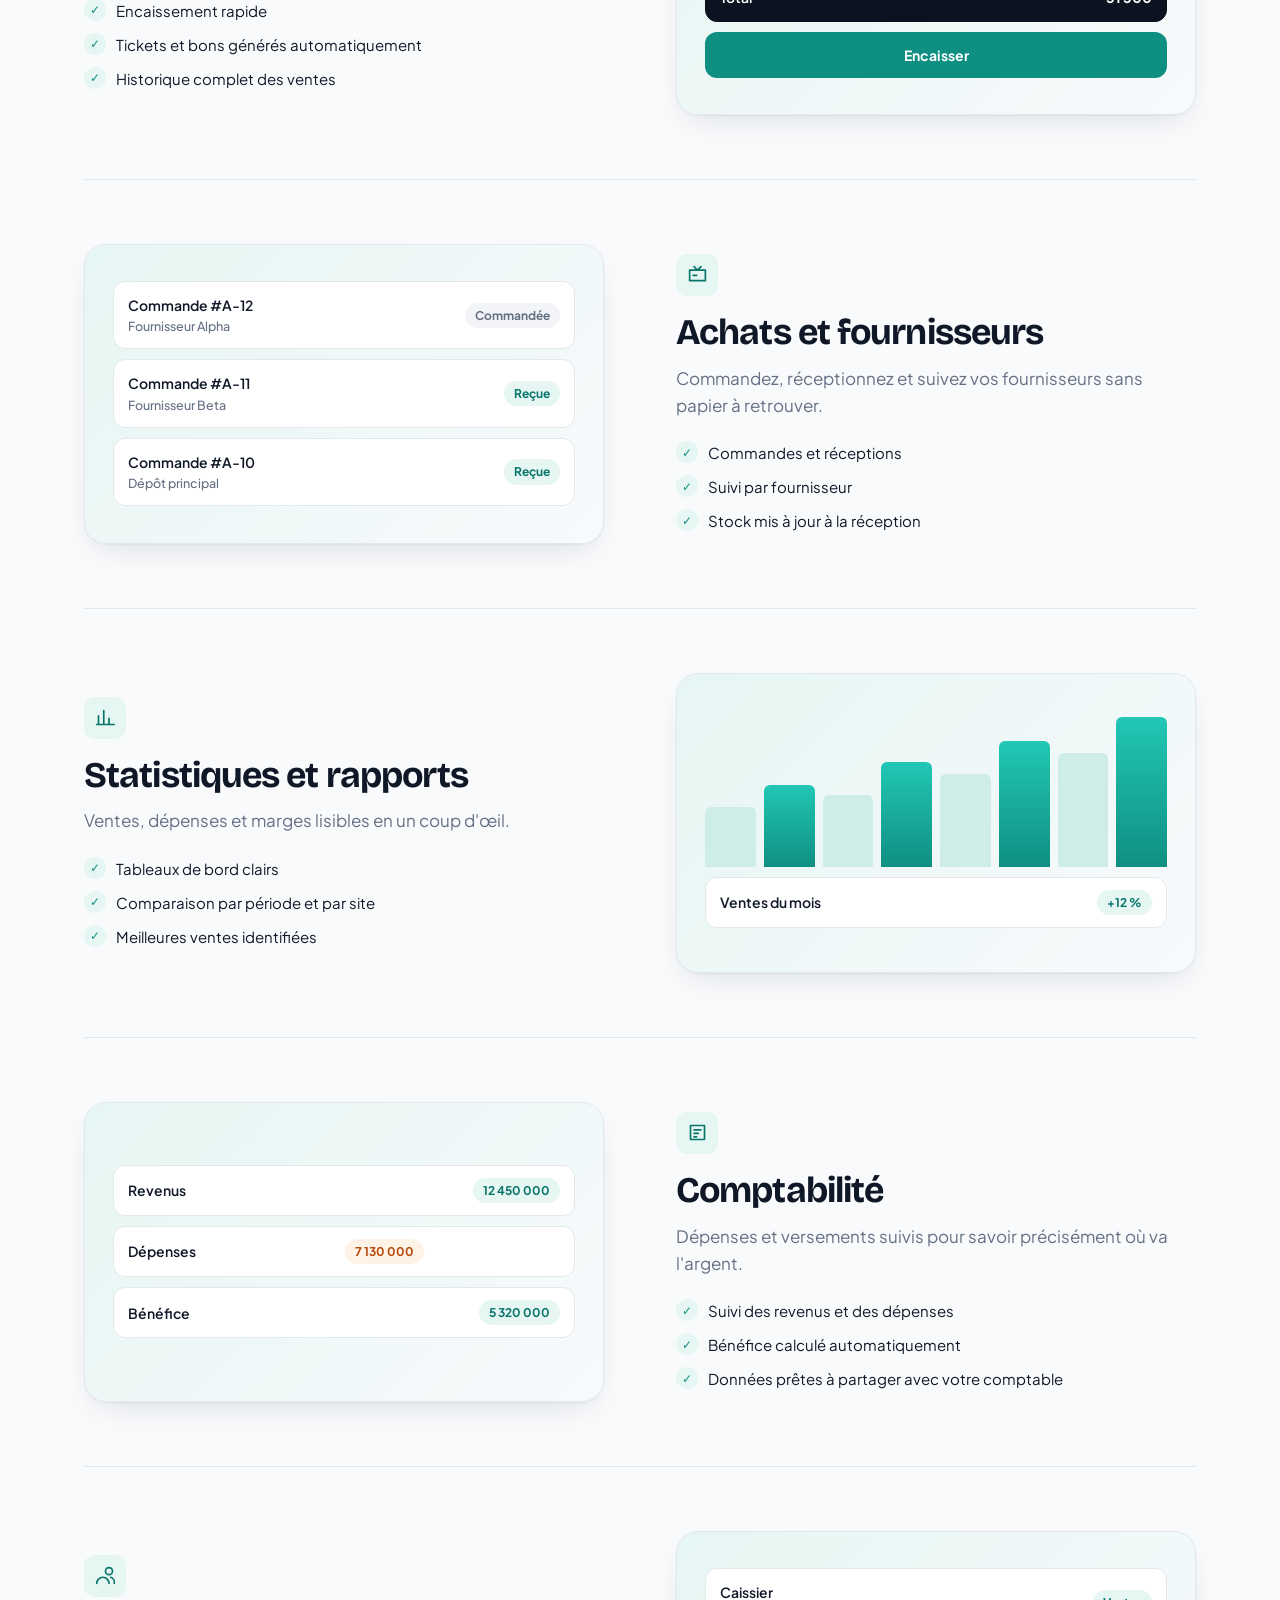
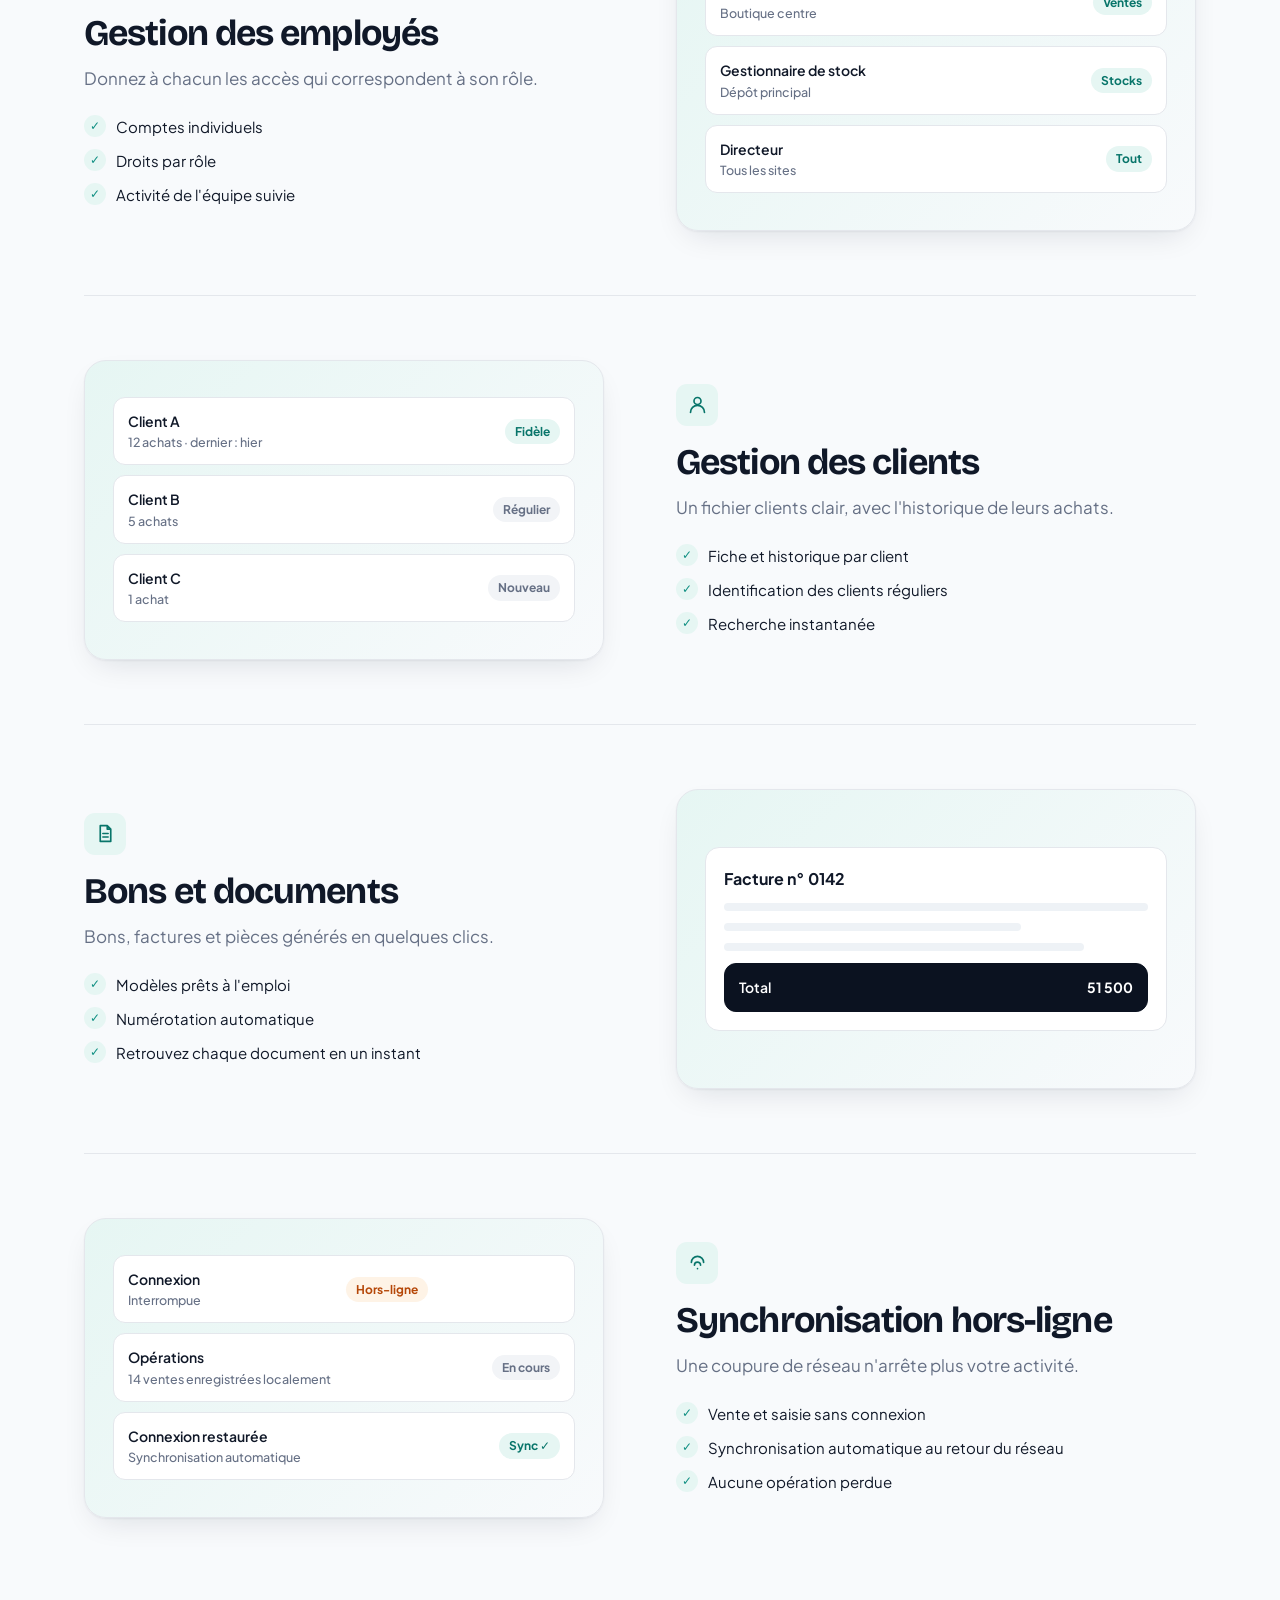
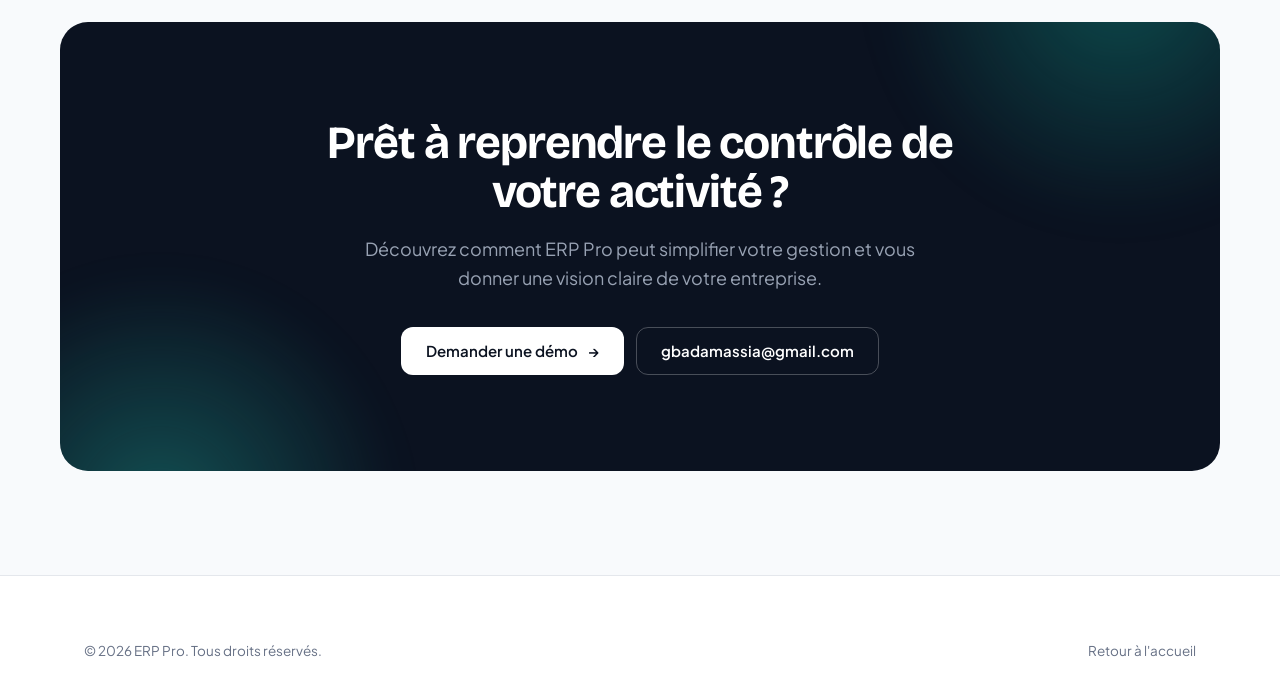
<file: fonctionnalites.html>
<!doctype html>
<!--
  ============================================================
  ERP PRO — PAGE « FONCTIONNALITÉS » (détail des 10 modules)
  ============================================================
  Cette page est ouverte par le bouton « Voir plus » de l'accueil.
  Elle utilise le même design que l'accueil (fichier style.css)
  + quelques styles propres à cette page (balise <style> ci-dessous).

  Les blocs de fonctionnalités sont GÉNÉRÉS par le JavaScript en bas
  de page, à partir de la liste « F » : pour modifier un texte ou
  ajouter une fonctionnalité, modifiez cette liste (voir les commentaires).
  ============================================================
-->
<html lang="fr">
<head>
<meta charset="utf-8">
<meta name="viewport" content="width=device-width,initial-scale=1">
<title>Fonctionnalités – ERP Pro</title>
<meta name="description" content="Découvrez en détail les fonctionnalités d'ERP Pro : multi-sites, stocks, ventes, achats, rapports, comptabilité, employés, clients, documents et mode hors-ligne.">
<link rel="preconnect" href="https://fonts.googleapis.com"><link rel="preconnect" href="https://fonts.gstatic.com" crossorigin>
<link href="https://fonts.googleapis.com/css2?family=Bricolage+Grotesque:wght@600;700;800&family=Plus+Jakarta+Sans:wght@400;500;600;700&display=swap" rel="stylesheet">
<!-- Design commun à tout le site -->
<link rel="stylesheet" href="style.css">
<style>
/* ======================================================================
   STYLES PROPRES À CETTE PAGE
   Les couleurs et les boutons viennent de style.css (variables --p, --ac, etc.)
   ====================================================================== */
/* EN-TÊTE DE LA PAGE (titre + pastilles de navigation) */
.ph{padding:48px 0 24px;background:radial-gradient(900px 380px at 80% -10%,rgba(34,199,181,.16),transparent 60%)}
.ph .back{font-weight:600;font-size:14px;color:var(--pd)}
.ph h1{font-size:clamp(34px,5vw,56px);margin:20px 0 16px;max-width:760px}
.pills{display:flex;flex-wrap:wrap;gap:8px;margin-top:28px}
.pills a{font-size:13.5px;font-weight:600;padding:8px 14px;border-radius:99px;background:#fff;border:1px solid var(--bd);transition:.2s}
.pills a:hover{border-color:var(--p);color:var(--pd)}
/* UNE FONCTIONNALITÉ = une ligne : texte d'un côté, illustration de l'autre (inversée une ligne sur deux) */
.fr{display:grid;grid-template-columns:1fr 1fr;gap:72px;align-items:center;padding:64px 0;border-top:1px solid var(--bd)}
.fr:first-child{border-top:0}.fr:nth-child(even) .ft{order:2}
.ft h2{font-size:clamp(26px,3.2vw,36px);margin:18px 0 12px}.ft .sub{margin:0;font-size:17px}
/* Liste à puces avec coches vertes */
.ul{list-style:none;padding:0;margin:22px 0 0;display:grid;gap:10px}
.ul li{display:flex;gap:10px;font-size:15px}
.ul li:before{content:"✓";flex:none;width:22px;height:22px;border-radius:50%;background:#E6F6F3;color:var(--p);display:grid;place-items:center;font-size:12px;font-weight:700}
/* Cadre de l'illustration (fond dégradé clair) */
.ill{background:linear-gradient(135deg,#E6F6F3,#F8FAFC);border:1px solid var(--bd);border-radius:22px;padding:28px;display:grid;gap:10px;align-content:center;min-height:300px;box-shadow:var(--sh)}
/* Éléments des illustrations : .it = ligne · .tg = étiquette (.w orange, .n grise) · .tot = ligne de total sombre */
.it{display:flex;justify-content:space-between;align-items:center;gap:12px;background:#fff;border:1px solid var(--bd);border-radius:12px;padding:12px 14px;font-size:14px;font-weight:600}
.it small{display:block;color:var(--mu);font-weight:500;font-size:12.5px}
.tg{font-size:12px;padding:3px 10px;border-radius:99px;background:#E6F6F3;color:var(--pd);font-weight:700;white-space:nowrap}
.tg.w{background:#FEF3E6;color:#B54708}.tg.n{background:#F2F4F7;color:var(--mu)}
.it.tot{background:var(--dk);color:#fff;border-color:var(--dk)}
/* Faux bouton « Encaisser » de l'illustration Ventes */
.cb{background:var(--p);color:#fff;text-align:center;padding:12px;border-radius:12px;font-weight:700;font-size:14px}
/* Faux document de l'illustration « Bons et documents » */
.doc{background:#fff;border:1px solid var(--bd);border-radius:14px;padding:18px}.doc i{display:block;height:8px;border-radius:4px;background:#EEF2F6;margin:12px 0}.doc i:nth-of-type(2){width:70%}.doc i:nth-of-type(3){width:85%}
/* MOBILE : texte et illustration s'empilent */
@media(max-width:860px){.fr{grid-template-columns:1fr;gap:32px;padding:48px 0}.fr:nth-child(even) .ft{order:0}.ill{min-height:0;padding:20px}}
</style>
</head>
<body id="top">
<!-- ======================================================================
     SECTION : NAVIGATION (identique à l'accueil)
     Les liens ramènent vers les sections de index.html (ex. index.html#faq)
     ====================================================================== -->
<header class="nav" id="nav"><div class="w nv">
<a href="index.html" class="logo" aria-label="ERP Pro, accueil"><span class="lg"><svg viewBox="0 0 24 24"><path d="M4 7l8-4 8 4-8 4zM4 12l8 4 8-4M4 17l8 4 8-4"/></svg></span>ERP Pro</a>
<nav aria-label="Navigation principale"><ul class="nl"><li><a href="index.html#produit">Produit</a></li><li><a href="index.html#fonctionnalites" aria-current="page" style="color:var(--tx)">Fonctionnalités</a></li><li><a href="index.html#secteurs">Secteurs</a></li><li><a href="index.html#a-propos">À propos</a></li><li><a href="index.html#faq">FAQ</a></li></ul></nav>
<div class="nr"><a href="index.html#contact">Se connecter</a><a href="index.html#contact" class="btn b1">Demander une démo <i>→</i></a>
<button class="bg" id="bg" aria-label="Ouvrir le menu" aria-expanded="false" aria-controls="mm"><span></span></button></div></div>
<div class="mm" id="mm"><a href="index.html#produit">Produit</a><a href="index.html#fonctionnalites">Fonctionnalités</a><a href="index.html#secteurs">Secteurs</a><a href="index.html#a-propos">À propos</a><a href="index.html#faq">FAQ</a><a href="index.html#contact">Se connecter</a><a href="index.html#contact" class="btn b1">Demander une démo →</a></div>
</header>

<main>
<!-- ======================================================================
     SECTION : EN-TÊTE DE LA PAGE
     Lien de retour · titre · pastilles qui mènent à chaque fonctionnalité (créées par le script)
     ====================================================================== -->
<section class="ph"><div class="w">
<a href="index.html" class="back">← Retour à l'accueil</a>
<h1>Toutes les fonctionnalités d'ERP Pro</h1>
<p class="sub">Dix modules qui travaillent ensemble pour vous donner le contrôle de votre activité, de la caisse à la comptabilité.</p>
<div class="pills" id="pills"></div></div></section>
<!-- ======================================================================
     SECTION : LISTE DES FONCTIONNALITÉS
     Vide dans le HTML : le script en bas de page y ajoute les 10 blocs.
     ====================================================================== -->
<section><div class="w" id="list"></div></section>
<!-- ======================================================================
     SECTION : APPEL À L'ACTION FINAL
     Bouton démo (WhatsApp) et e-mail de contact.
     ====================================================================== -->
<section class="fin" id="contact" style="padding-top:40px"><div class="fb rv"><h2>Prêt à reprendre le contrôle de votre activité ?</h2>
<p>Découvrez comment ERP Pro peut simplifier votre gestion et vous donner une vision claire de votre entreprise.</p>
<div class="cta" style="margin:0"><a href="https://wa.me/22892877153?text=Bonjour%2C%20je%20souhaite%20une%20d%C3%A9mo%20d%27ERP%20Pro." class="btn b3" target="_blank" rel="noopener">Demander une démo <i>→</i></a><a href="mailto:gbadamassia@gmail.com?subject=Demande%20de%20d%C3%A9mo%20ERP%20Pro" class="btn ghost b2" style="background:transparent">gbadamassia@gmail.com</a></div></div></section>
</main>

<!-- ======================================================================
     SECTION : PIED DE PAGE (version courte)
     ====================================================================== -->
<footer><div class="w"><div class="cp" style="margin:0;padding:0;border:0"><span>© 2026 ERP Pro. Tous droits réservés.</span><a href="index.html">Retour à l'accueil</a></div></div></footer>

<!-- ======================================================================
     SCRIPT DE LA PAGE : fabrique les blocs de fonctionnalités + menu + animations
     ====================================================================== -->
<script>
(function(){
// ======================================================================
// OUTILS pour dessiner les illustrations (petites maquettes d'interface)
// it(titre, sous-titre, étiquette, style) = une ligne de liste · tot(nom, valeur) = ligne de total
// bars([hauteurs en %]) = histogramme animé
// ======================================================================
var it=function(a,s,t,c){return '<div class="it"><span>'+a+(s?'<small>'+s+'</small>':'')+'</span><b class="tg '+(c||'')+'">'+t+'</b></div>'};
var tot=function(a,b){return '<div class="it tot"><span>'+a+'</span><b>'+b+'</b></div>'};
var bars=function(a){return '<div class="bars" style="height:150px">'+a.map(function(h){return '<i style="--h:'+h+'%"></i>'}).join('')+'</div>'};
// ======================================================================
// LISTE DES FONCTIONNALITÉS (10 entrées) — c'est ici qu'on modifie le contenu
// Chaque entrée contient :
//   id → ancre du lien (ex. fonctionnalites.html#stocks)
//   t  → titre              d  → description courte
//   p  → tracé de l'icône (SVG)
//   l  → liste des 3 points clés (une phrase chacun)
//   i  → illustration (HTML fabriqué avec it(), tot(), bars())
// Pour ajouter une fonctionnalité : copiez une entrée {…}, séparez par une virgule.
// ======================================================================
var F=[
// ---------- Fonctionnalité 1 — Gestion multi-sites ----------
{id:'multi-sites',t:'Gestion multi-sites',p:'M3 9l1.5-5h15L21 9M4 9v11h16V9M9 20v-6h6v6',d:'Pilotez toutes vos boutiques, magasins et dépôts depuis un seul compte.',l:['Une vue globale et une vue par site','Transferts de stock entre sites','Droits d\'accès par boutique'],i:it('Boutique centre','Ouverte · 186 ventes','En ligne')+it('Magasin nord','Ouvert · 94 ventes','En ligne')+it('Dépôt principal','Entrées du jour : 12','Sync ✓')},
// ---------- Fonctionnalité 2 — Gestion des stocks ----------
{id:'stocks',t:'Gestion des stocks',p:'M21 8l-9-5-9 5v8l9 5 9-5zM3 8l9 5 9-5M12 13v8',d:'Sachez à tout moment ce qu\'il vous reste, où, et ce qu\'il faut recommander.',l:['Niveaux en temps réel','Alertes quand un seuil est atteint','Entrées, sorties et inventaires tracés'],i:it('Riz 25 kg','320 en stock','OK')+it('Huile 5 L','8 en stock · seuil 20','Faible','w')+it('Sucre 1 kg','145 en stock','OK')},
// ---------- Fonctionnalité 3 — Ventes et caisse ----------
{id:'ventes',t:'Ventes et caisse',p:'M6 3h12v18l-3-2-3 2-3-2-3 2zM9 8h6M9 12h6',d:'Encaissez rapidement et gardez la trace de chaque opération.',l:['Encaissement rapide','Tickets et bons générés automatiquement','Historique complet des ventes'],i:it('2 × Riz 25 kg','','45 000','n')+it('1 × Huile 5 L','','6 500','n')+tot('Total','51 500')+'<div class="cb">Encaisser</div>'},
// ---------- Fonctionnalité 4 — Achats et fournisseurs ----------
{id:'achats',t:'Achats et fournisseurs',p:'M3 7h18v12H3zM16 3l-4 4-4-4M7 13h4',d:'Commandez, réceptionnez et suivez vos fournisseurs sans papier à retrouver.',l:['Commandes et réceptions','Suivi par fournisseur','Stock mis à jour à la réception'],i:it('Commande #A-12','Fournisseur Alpha','Commandée','n')+it('Commande #A-11','Fournisseur Beta','Reçue')+it('Commande #A-10','Dépôt principal','Reçue')},
// ---------- Fonctionnalité 5 — Statistiques et rapports ----------
{id:'rapports',t:'Statistiques et rapports',p:'M4 20V10M10 20V4M16 20v-7M22 20H2',d:'Ventes, dépenses et marges lisibles en un coup d\'œil.',l:['Tableaux de bord clairs','Comparaison par période et par site','Meilleures ventes identifiées'],i:bars([40,55,48,70,62,84,76,100])+it('Ventes du mois','','+12 %')},
// ---------- Fonctionnalité 6 — Comptabilité ----------
{id:'comptabilite',t:'Comptabilité',p:'M4 4h16v16H4zM8 9h8M8 13h5M8 17h3',d:'Dépenses et versements suivis pour savoir précisément où va l\'argent.',l:['Suivi des revenus et des dépenses','Bénéfice calculé automatiquement','Données prêtes à partager avec votre comptable'],i:it('Revenus','','12 450 000')+it('Dépenses','','7 130 000','w')+it('Bénéfice','','5 320 000')},
// ---------- Fonctionnalité 7 — Gestion des employés ----------
{id:'employes',t:'Gestion des employés',p:'M16 11a4 4 0 100-8 4 4 0 000 8zM2 21a7 7 0 0114 0M18 14a6 6 0 014 7',d:'Donnez à chacun les accès qui correspondent à son rôle.',l:['Comptes individuels','Droits par rôle','Activité de l\'équipe suivie'],i:it('Caissier','Boutique centre','Ventes')+it('Gestionnaire de stock','Dépôt principal','Stocks')+it('Directeur','Tous les sites','Tout')},
// ---------- Fonctionnalité 8 — Gestion des clients ----------
{id:'clients',t:'Gestion des clients',p:'M12 12a4 4 0 100-8 4 4 0 000 8zM4 21a8 8 0 0116 0',d:'Un fichier clients clair, avec l\'historique de leurs achats.',l:['Fiche et historique par client','Identification des clients réguliers','Recherche instantanée'],i:it('Client A','12 achats · dernier : hier','Fidèle')+it('Client B','5 achats','Régulier','n')+it('Client C','1 achat','Nouveau','n')},
// ---------- Fonctionnalité 9 — Bons et documents ----------
{id:'documents',t:'Bons et documents',p:'M14 3H6v18h12V7zM14 3v4h4M9 12h6M9 16h6',d:'Bons, factures et pièces générés en quelques clics.',l:['Modèles prêts à l\'emploi','Numérotation automatique','Retrouvez chaque document en un instant'],i:'<div class="doc"><b>Facture n° 0142</b><i></i><i></i><i></i>'+tot('Total','51 500')+'</div>'},
// ---------- Fonctionnalité 10 — Synchronisation hors-ligne ----------
{id:'hors-ligne',t:'Synchronisation hors-ligne',p:'M5 12a7 7 0 0114 0M8.5 15a3.5 3.5 0 017 0M12 19h.01',d:'Une coupure de réseau n\'arrête plus votre activité.',l:['Vente et saisie sans connexion','Synchronisation automatique au retour du réseau','Aucune opération perdue'],i:it('Connexion','Interrompue','Hors-ligne','w')+it('Opérations','14 ventes enregistrées localement','En cours','n')+it('Connexion restaurée','Synchronisation automatique','Sync ✓')}
];

// ======================================================================
// AFFICHAGE : crée les pastilles du haut, puis les 10 blocs à partir de la liste F
// ======================================================================
// Pastilles de navigation (une par fonctionnalité)
document.getElementById('pills').innerHTML=F.map(function(f){return '<a href="#'+f.id+'">'+f.t+'</a>'}).join('');
// Blocs de fonctionnalités : titre + description + liste + illustration
document.getElementById('list').innerHTML=F.map(function(f){return '<article class="fr rv" id="'+f.id+'"><div class="ft"><div class="ic"><svg viewBox="0 0 24 24"><path d="'+f.p+'"/></svg></div><h2>'+f.t+'</h2><p class="sub">'+f.d+'</p><ul class="ul">'+f.l.map(function(x){return '<li>'+x+'</li>'}).join('')+'</ul></div><div class="ill" role="img" aria-label="Illustration : '+f.t+'">'+f.i+'</div></article>'}).join('');

// ======================================================================
// COMPORTEMENTS communs : barre collante, menu mobile, apparition au défilement
// Même principe que sur l'accueil (voir les commentaires de index.html).
// ======================================================================
var nav=document.getElementById('nav'),bg=document.getElementById('bg'),mm=document.getElementById('mm');
function sc(){nav.classList.toggle('s',scrollY>10)}sc();addEventListener('scroll',sc,{passive:true});
bg.addEventListener('click',function(){var o=mm.classList.toggle('o');bg.setAttribute('aria-expanded',o);bg.setAttribute('aria-label',o?'Fermer le menu':'Ouvrir le menu')});
var els=document.querySelectorAll('.rv');
if('IntersectionObserver' in window){var io=new IntersectionObserver(function(es){es.forEach(function(e){if(e.isIntersecting){e.target.classList.add('vis');io.unobserve(e.target)}})},{threshold:.1});els.forEach(function(el){io.observe(el)})}else els.forEach(function(el){el.classList.add('vis')});
})();
</script>
</body>
</html>
</file>
<file: style.css>
/* ==========================================================================
   ERP PRO — FEUILLE DE STYLE PRINCIPALE
   Utilisée par index.html ET fonctionnalites.html.
   Les classes ont des noms courts : chaque section est repérée par un bandeau comme celui-ci.
   Astuce : cherchez un bandeau (Ctrl+F) pour retrouver la section à modifier.
   ========================================================================== */
/* ==========================================================================
   VARIABLES — couleurs et réglages communs
   Changez une valeur ici : elle change partout sur le site.
   --p = vert principal · --pd = vert foncé · --ac = turquoise d'accent · --bg = fond de page
   --dk = bleu nuit · --tx = texte · --mu = texte discret · --bd = bordures · --r = arrondi · --sh = ombre
   ========================================================================== */
:root{--p:#0F8F82;--pd:#08756A;--ac:#22C7B5;--bg:#F8FAFC;--dk:#0B1220;--tx:#101828;--mu:#667085;--bd:#E4E7EC;--w:#fff;--r:14px;--sh:0 1px 2px rgba(16,24,40,.05),0 12px 32px -12px rgba(16,24,40,.14)}
/* ==========================================================================
   BASE — réglages de départ de la page
   Police du texte (Plus Jakarta Sans), polices des titres (Bricolage Grotesque), liens, focus clavier
   ========================================================================== */
*{box-sizing:border-box}html{scroll-behavior:smooth;scroll-padding-top:84px}
body{margin:0;font:400 16px/1.6 'Plus Jakarta Sans',system-ui,sans-serif;color:var(--tx);background:var(--bg);overflow-x:hidden;-webkit-font-smoothing:antialiased}
h1,h2,h3{font-family:'Bricolage Grotesque','Plus Jakarta Sans',sans-serif;letter-spacing:-.025em;margin:0;line-height:1.08}
a{color:inherit;text-decoration:none}img,svg{max-width:100%}
:focus-visible{outline:3px solid var(--ac);outline-offset:3px;border-radius:8px}
/* ==========================================================================
   MISE EN PAGE GÉNÉRALE
   .w = conteneur centré (1160 px max) · .sec = une section (espace haut/bas) · .hd = en-tête de section · .sub = sous-titre
   ========================================================================== */
.w{max-width:1160px;margin:0 auto;padding:0 24px}
.sec{padding:104px 0}
h2{font-size:clamp(30px,4.2vw,46px);font-weight:700}
.sub{color:var(--mu);font-size:18px;max-width:600px;margin:16px 0 0}
.hd{margin-bottom:56px}.hd.c{text-align:center}.hd.c .sub{margin-inline:auto}
/* ==========================================================================
   BOUTONS
   .b1 = bouton vert (principal) · .b2 = bouton blanc (secondaire) · .b3 = bouton blanc sur fond sombre
   ========================================================================== */
.btn{display:inline-flex;align-items:center;gap:10px;min-height:48px;padding:0 24px;border-radius:12px;font:600 15px 'Plus Jakarta Sans';border:1px solid transparent;cursor:pointer;transition:transform .2s,box-shadow .2s,background .2s}
.btn i{font-style:normal;transition:transform .2s}.btn:hover i{transform:translateX(4px)}
.b1{background:var(--p);color:#fff;box-shadow:0 8px 20px -8px rgba(15,143,130,.7)}.b1:hover{background:var(--pd);transform:translateY(-1px)}
.b2{background:#fff;border-color:var(--bd);color:var(--tx)}.b2:hover{border-color:var(--p);color:var(--pd)}
.b3{background:#fff;color:var(--dk)}.b3:hover{transform:translateY(-1px)}
/* ==========================================================================
   NAVIGATION — barre du haut (collante)
   .nav = barre · .nl = liens · .bg = bouton hamburger (mobile) · .mm = menu mobile
   ========================================================================== */
.nav{position:sticky;top:0;z-index:50;transition:.25s}
/* .s = ajoutée par le script dès qu'on défile : fond « verre dépoli » */
.nav.s{background:rgba(248,250,252,.82);backdrop-filter:blur(14px);-webkit-backdrop-filter:blur(14px);border-bottom:1px solid var(--bd)}
.nv{display:flex;align-items:center;justify-content:space-between;height:72px;gap:16px}
.logo{display:flex;align-items:center;gap:10px;font:700 20px 'Bricolage Grotesque'}
.lg{width:32px;height:32px;border-radius:9px;background:linear-gradient(135deg,var(--p),var(--ac));display:grid;place-items:center}
.lg svg{width:18px;height:18px;stroke:#fff;fill:none;stroke-width:2.4;stroke-linecap:round;stroke-linejoin:round}
.nl{display:flex;gap:30px;list-style:none;margin:0;padding:0;font-weight:500;font-size:15px;color:var(--mu)}
.nl a:hover{color:var(--tx)}.nr{display:flex;align-items:center;gap:20px}.nr>a:first-child{font-weight:600;font-size:15px}
/* Bouton hamburger : caché sur ordinateur, visible sur mobile (voir RESPONSIVE) */
.bg{display:none;width:44px;height:44px;border:1px solid var(--bd);background:#fff;border-radius:12px;cursor:pointer;place-items:center}
.bg span,.bg span:before,.bg span:after{display:block;width:18px;height:2px;background:var(--tx);border-radius:2px;position:relative;transition:.2s}
.bg span:before,.bg span:after{content:"";position:absolute;left:0}.bg span:before{top:-6px}.bg span:after{top:6px}
.bg[aria-expanded=true] span{background:transparent}.bg[aria-expanded=true] span:before{top:0;transform:rotate(45deg)}.bg[aria-expanded=true] span:after{top:0;transform:rotate(-45deg)}
/* Menu mobile : s'affiche quand on ajoute la classe .o */
.mm{display:none;padding:8px 24px 24px;background:var(--bg);border-bottom:1px solid var(--bd)}
.mm a{display:block;padding:14px 0;border-bottom:1px solid var(--bd);font-weight:600}.mm .btn{margin-top:18px;width:100%;justify-content:center;border:0}.mm.o{display:block}
/* ==========================================================================
   HERO — en-tête de la page
   Titre, boutons, maquette du dashboard. Le fond animé est tout en bas du fichier.
   ========================================================================== */
.hero{padding:56px 0 0;background:radial-gradient(900px 420px at 80% -10%,rgba(34,199,181,.16),transparent 60%)}
.hc{max-width:780px;margin:0 auto;text-align:center}
h1{font-size:clamp(40px,6.4vw,72px);font-weight:800;margin:0 0 22px;line-height:1.02}
/* Partie du titre en dégradé turquoise */
h1 em{font-style:normal;background:linear-gradient(100deg,var(--pd),var(--ac));-webkit-background-clip:text;background-clip:text;color:transparent}
.hc .sub{margin-inline:auto;font-size:19px}
.cta{display:flex;gap:12px;justify-content:center;flex-wrap:wrap;margin:34px 0 18px}
.tr{font-size:14px;color:var(--mu)}
/* Zone qui contient la maquette du hero et les deux cartes flottantes */
.stage{position:relative;max-width:1060px;margin:64px auto 0;padding:0 24px}
.stage:after{content:"";position:absolute;inset:auto 0 0;height:120px;background:linear-gradient(transparent,var(--bg));pointer-events:none}
/* ==========================================================================
   FENÊTRE D'APPLICATION — maquette du tableau de bord
   Utilisée dans le hero et dans la grande section « Une vision claire ». .k = carte chiffre · .pn = panneau · .pr = barres de progression
   ========================================================================== */
.app{background:#fff;border:1px solid var(--bd);border-radius:18px 18px 0 0;box-shadow:0 40px 80px -30px rgba(16,24,40,.3);overflow:hidden}
.ab{display:flex;align-items:center;gap:7px;padding:12px 16px;border-bottom:1px solid var(--bd);background:#FCFCFD}
.ab i{width:10px;height:10px;border-radius:50%;background:#E4E7EC}.ab span{margin-left:12px;font-size:12px;color:var(--mu);background:#F2F4F7;padding:3px 40px;border-radius:6px}
.ap{display:grid;grid-template-columns:168px 1fr;min-height:420px}
.sd{padding:16px 12px;border-right:1px solid var(--bd);font-size:13px;color:var(--mu);background:#FCFCFD}
.sd div{padding:9px 12px;border-radius:9px;font-weight:500}.sd .a{background:#E6F6F3;color:var(--pd);font-weight:700}
.mn{padding:20px;display:grid;gap:14px;align-content:start}
.kp{display:grid;grid-template-columns:repeat(4,1fr);gap:12px}
.k{border:1px solid var(--bd);border-radius:12px;padding:12px 14px}
.k small{display:block;font-size:11.5px;color:var(--mu)}.k b{font:700 20px 'Bricolage Grotesque';letter-spacing:-.02em}.k u{text-decoration:none;font-size:11px;font-weight:700;color:var(--p);margin-left:6px}.k u.d{color:#D92D20}
.pn{border:1px solid var(--bd);border-radius:12px;padding:14px}
.pn h4{margin:0 0 10px;font-size:12.5px;font-weight:700}
.two{display:grid;grid-template-columns:1.6fr 1fr;gap:12px}
/* Courbe des ventes : le trait se dessine tout seul quand la maquette apparaît */
.ln path.l{stroke-dasharray:900;stroke-dashoffset:900}.vis .ln path.l{animation:dr 1.8s .2s forwards ease}@keyframes dr{to{stroke-dashoffset:0}}
.pr{display:grid;gap:9px;font-size:12px}.pr div{display:grid;grid-template-columns:1fr auto;gap:2px 8px}.pr i{grid-column:1/-1;height:5px;border-radius:5px;background:#EEF2F6;overflow:hidden}.pr i:after{content:"";display:block;height:100%;width:var(--v);background:linear-gradient(90deg,var(--p),var(--ac));transform:scaleX(0);transform-origin:left;transition:transform 1.2s .4s}.vis .pr i:after{transform:scaleX(1)}
/* Cartes flottantes du hero (légère lévitation) */
.fl{position:absolute;background:#fff;border:1px solid var(--bd);border-radius:14px;padding:12px 16px;box-shadow:var(--sh);font-size:13.5px;font-weight:600;display:flex;gap:10px;align-items:center;animation:fy 6s ease-in-out infinite;z-index:2}
.fl .ok{width:28px;height:28px;border-radius:50%;background:#E6F6F3;display:grid;place-items:center;color:var(--p)}.fl .wn{background:#FEF3E6;color:#B54708}
.f1{left:0;top:30%}.f2{right:0;top:56%;animation-delay:-3s}@keyframes fy{50%{transform:translateY(-10px)}}
.note{font-size:12px;color:var(--mu);text-align:center;margin-top:14px}
/* ==========================================================================
   BANDE DES POINTS CLÉS (sous le hero)
   ========================================================================== */
.proof{padding:40px 0;border-block:1px solid var(--bd);background:#fff}
.pf{display:grid;grid-template-columns:repeat(4,1fr);gap:24px}
.pf div{padding-left:18px;border-left:2px solid var(--ac)}.pf b{display:block;font:700 20px 'Bricolage Grotesque'}.pf span{color:var(--mu);font-size:14px}
/* ==========================================================================
   SECTION PROBLÈME / SOLUTION (avant → après)
   .bx = bloc · .bx.af = bloc sombre « Avec ERP Pro » · .chain = liste des étapes
   ========================================================================== */
.bf{display:grid;grid-template-columns:1fr 64px 1fr;gap:20px;align-items:stretch}
.bx{border-radius:20px;padding:32px;border:1px solid var(--bd);background:#fff}
.bx.af{background:var(--dk);color:#fff;border-color:var(--dk);position:relative;overflow:hidden}
.bx.af:before{content:"";position:absolute;width:300px;height:300px;right:-100px;top:-100px;background:radial-gradient(var(--ac),transparent 65%);opacity:.22}
.bx h3{font-size:22px;margin-bottom:22px}
.chain{display:grid;gap:10px;position:relative}
.chain div{display:flex;align-items:center;gap:12px;padding:12px 16px;border-radius:12px;background:#F2F4F7;font-weight:600;font-size:15px}
.chain div:not(:last-child):after{content:"↓";margin-left:auto;color:var(--mu)}
.chain svg{flex:none;width:20px;height:20px;stroke:var(--mu);fill:none;stroke-width:1.8;stroke-linecap:round;stroke-linejoin:round}
.chain.g div{background:rgba(255,255,255,.07);border:1px solid rgba(255,255,255,.1)}
.arw{display:grid;place-items:center;font-size:28px;color:var(--p)}
.bx .st{margin-top:20px;color:var(--mu);font-size:15px}.af .st{color:#98A2B3}
/* ==========================================================================
   FONCTIONNALITÉS — grille « bento »
   .bc = carte · .s2 / .s3 / .s4 = largeur de la carte (2, 3 ou 4 colonnes sur 6) · .dk = carte sombre · .ic = pastille d'icône
   ========================================================================== */
.bento{display:grid;grid-template-columns:repeat(6,1fr);gap:16px}
.bc{background:#fff;border:1px solid var(--bd);border-radius:20px;padding:26px;display:flex;flex-direction:column;gap:8px;transition:transform .25s,box-shadow .25s,border-color .25s;overflow:hidden}
.bc:hover{transform:translateY(-3px);box-shadow:var(--sh);border-color:#C9E9E4}
.bc h3{font-size:20px;margin-top:6px}.bc p{margin:0;color:var(--mu);font-size:14.5px}
.ic{width:42px;height:42px;border-radius:11px;background:#E6F6F3;display:grid;place-items:center}
.ic svg{width:21px;height:21px;stroke:var(--pd);fill:none;stroke-width:1.9;stroke-linecap:round;stroke-linejoin:round}
.s2{grid-column:span 2}.s3{grid-column:span 3}.s4{grid-column:span 4}.dk{background:var(--dk);color:#fff;border-color:var(--dk)}.dk p{color:#98A2B3}.dk .ic{background:rgba(34,199,181,.15)}.dk .ic svg{stroke:var(--ac)}
.mini{margin-top:auto;padding-top:14px}
.chips{display:flex;gap:8px;flex-wrap:wrap}.chips span{font-size:12px;font-weight:600;padding:5px 11px;border-radius:99px;background:#F2F4F7}.dk .chips span{background:rgba(255,255,255,.08)}
.mb{display:flex;align-items:flex-end;gap:6px;height:56px}.mb i{flex:1;background:linear-gradient(var(--ac),var(--p));border-radius:4px 4px 0 0;opacity:.9}
.mr{display:grid;gap:7px;font-size:12.5px}.mr div{display:flex;justify-content:space-between;padding:8px 12px;border-radius:9px;background:#F8FAFC;border:1px solid var(--bd)}
.lw{color:#B54708;font-weight:700}
/* ==========================================================================
   SECTION DASHBOARD — « Une vision claire de votre entreprise »
   .bars = histogramme animé · .tx = liste de transactions
   ========================================================================== */
.dash{background:linear-gradient(var(--bg),#fff)}
.big{max-width:1060px;margin:0 auto}
.k3{display:grid;grid-template-columns:repeat(3,1fr);gap:12px}
.bars{display:flex;align-items:flex-end;gap:8px;height:150px}
.bars i{flex:1;border-radius:6px 6px 0 0;background:#CFEDE8;height:var(--h);transform:scaleY(0);transform-origin:bottom;transition:transform .9s cubic-bezier(.2,.8,.2,1)}
.bars i:nth-child(even){background:linear-gradient(var(--ac),var(--p))}.vis .bars i{transform:scaleY(1)}
.tx{display:grid;gap:8px;font-size:12.5px}.tx div{display:grid;grid-template-columns:1fr auto;padding:8px 0;border-bottom:1px solid var(--bd)}.tx b{color:var(--pd)}.tx span small{display:block;color:var(--mu)}
/* ==========================================================================
   SECTION MODE HORS-LIGNE
   Fond sombre. .fs = une étape · .fs.on = étape active (la classe « on » est déplacée par le script toutes les 2,8 s)
   ========================================================================== */
.off{background:var(--dk);color:#fff;position:relative;overflow:hidden}
.off:before{content:"";position:absolute;width:700px;height:500px;left:-200px;top:-200px;background:radial-gradient(rgba(34,199,181,.22),transparent 65%)}
.off .sub{color:#98A2B3}.off .w{position:relative}
.fw{display:grid;grid-template-columns:repeat(4,1fr);gap:14px;margin-top:8px}
.fs{border:1px solid rgba(255,255,255,.12);background:rgba(255,255,255,.04);border-radius:18px;padding:22px;transition:.4s;opacity:.45}
.fs.on{opacity:1;border-color:var(--ac);background:rgba(34,199,181,.09);transform:translateY(-4px)}
.fs b{display:block;font:700 18px 'Bricolage Grotesque';margin:12px 0 4px}.fs p{margin:0;color:#98A2B3;font-size:14px}
.dot{width:12px;height:12px;border-radius:50%;background:var(--ac);box-shadow:0 0 0 6px rgba(34,199,181,.2)}.dot.r{background:#F79009;box-shadow:0 0 0 6px rgba(247,144,9,.2)}
.sy{height:4px;border-radius:4px;background:rgba(255,255,255,.1);margin-top:16px;overflow:hidden}.sy i{display:block;height:100%;width:0;background:var(--ac)}.fs.on .sy i.go{animation:sy 2.6s linear forwards}@keyframes sy{to{width:100%}}
/* ==========================================================================
   SECTION SECTEURS D'ACTIVITÉ
   ========================================================================== */
.sc{display:grid;grid-template-columns:repeat(6,1fr);gap:16px}
.sc .bc{grid-column:span 2}.sc .bc:nth-child(4){grid-column:span 3}.sc .bc:nth-child(5){grid-column:span 3}
/* ==========================================================================
   SECTION « DÉMARRER EST SIMPLE » — 3 étapes
   ========================================================================== */
.tl{display:grid;grid-template-columns:repeat(3,1fr);gap:28px;position:relative}
.tl:before{content:"";position:absolute;left:5%;right:5%;top:27px;height:2px;background:repeating-linear-gradient(90deg,var(--bd) 0 8px,transparent 8px 16px)}
.tl div{position:relative}.tl b{width:56px;height:56px;border-radius:16px;background:#fff;border:1px solid var(--bd);display:grid;place-items:center;font:700 20px 'Bricolage Grotesque';color:var(--pd);box-shadow:var(--sh);position:relative}
.tl h3{font-size:21px;margin:20px 0 6px}.tl p{margin:0;color:var(--mu);font-size:15px;max-width:300px}
/* ==========================================================================
   SECTION COMPARAISON — Gestion traditionnelle / ERP Pro
   .x = croix grise · .v = coche verte
   ========================================================================== */
.vs{background:#fff;border:1px solid var(--bd);border-radius:22px;overflow:hidden}
.vr{display:grid;grid-template-columns:1fr 1fr;border-top:1px solid var(--bd)}.vr:first-child{border:0;background:#F8FAFC;font:700 13px 'Plus Jakarta Sans';letter-spacing:.04em}
.vr>div{padding:18px 28px;display:flex;gap:12px;align-items:center}.vr>div:first-child{color:var(--mu)}.vr>div:last-child{font-weight:600}
.vr:first-child>div:last-child{color:var(--pd)}
.x,.v{flex:none;width:22px;height:22px;border-radius:50%;display:grid;place-items:center;font-size:12px;font-weight:700}.x{background:#F2F4F7;color:#98A2B3}.v{background:#E6F6F3;color:var(--p)}
/* ==========================================================================
   SECTION À PROPOS — fiche du fondateur
   .pc = carte du fondateur · .av = avatar (initiales ou photo)
   ========================================================================== */
.ab2{display:grid;grid-template-columns:1fr 1.15fr;gap:56px;align-items:center}
.pc{background:#fff;border:1px solid var(--bd);border-radius:22px;padding:34px;box-shadow:var(--sh)}
/* Avatar du fondateur (initiales) */
.av{width:64px;height:64px;border-radius:18px;background:linear-gradient(135deg,var(--p),var(--ac));display:grid;place-items:center;color:#fff;font:700 24px 'Bricolage Grotesque'}
/* Photo du fondateur : remplace les initiales, même cadre arrondi (fichier fondateur.jpg) */
img.av{object-fit:cover;object-position:center 15%;display:block;width:88px;height:88px;border-radius:22px}
.pc h3{font-size:24px;margin:18px 0 4px}.pc p{color:var(--mu);margin:0 0 18px}.pc .chips span{background:#E6F6F3;color:var(--pd)}
.vl{display:grid;gap:18px;margin-top:28px}.vl div{padding-left:18px;border-left:2px solid var(--ac)}.vl b{display:block}.vl span{color:var(--mu);font-size:15px}
/* ==========================================================================
   SECTION FAQ — accordéon
   .fi = une question · .fi.o = question ouverte (classe « o » ajoutée par le script)
   ========================================================================== */
.fq{max-width:780px;margin:0 auto;display:grid;gap:12px}
.fi{background:#fff;border:1px solid var(--bd);border-radius:16px;transition:border-color .2s}.fi.o{border-color:#BDE5DF}
.fi button{width:100%;display:flex;justify-content:space-between;align-items:center;gap:16px;padding:20px 24px;background:none;border:0;font:600 16.5px 'Plus Jakarta Sans';color:var(--tx);text-align:left;cursor:pointer;border-radius:16px}
.fi button:after{content:"+";font-size:22px;color:var(--p);transition:transform .3s}.fi.o button:after{transform:rotate(45deg)}
/* Réponse de la FAQ : s'ouvre en animant la hauteur (grille 0fr → 1fr) */
.fa{display:grid;grid-template-rows:0fr;transition:grid-template-rows .35s ease}.fi.o .fa{grid-template-rows:1fr}.fa>div{overflow:hidden}.fa p{margin:0;padding:0 24px 22px;color:var(--mu)}
/* ==========================================================================
   GRAND APPEL À L'ACTION FINAL (fond sombre)
   ========================================================================== */
.fin{padding:0 24px 104px}
.fb{max-width:1160px;margin:0 auto;border-radius:28px;background:var(--dk);color:#fff;text-align:center;padding:96px 24px;position:relative;overflow:hidden}
.fb:before,.fb:after{content:"";position:absolute;width:520px;height:520px;border-radius:50%;filter:blur(20px)}
.fb:before{left:-160px;bottom:-300px;background:radial-gradient(rgba(34,199,181,.35),transparent 65%)}.fb:after{right:-160px;top:-300px;background:radial-gradient(rgba(15,143,130,.45),transparent 65%)}
.fb>*{position:relative}.fb h2{max-width:720px;margin:0 auto}.fb p{color:#98A2B3;font-size:18px;max-width:560px;margin:18px auto 34px}
.fb .btn.ghost{border-color:rgba(255,255,255,.25);color:#fff}
/* ==========================================================================
   PIED DE PAGE
   ========================================================================== */
footer{border-top:1px solid var(--bd);background:#fff;padding:64px 0 28px}
.fg{display:grid;grid-template-columns:1.6fr repeat(3,1fr);gap:40px}.fg p{color:var(--mu);font-size:14.5px;max-width:280px}
.fg h4{margin:0 0 14px;font-size:14px}.fg ul{list-style:none;padding:0;margin:0;display:grid;gap:10px;font-size:14.5px;color:var(--mu)}.fg a:hover{color:var(--pd)}
.cp{display:flex;justify-content:space-between;flex-wrap:wrap;gap:12px;margin-top:48px;padding-top:24px;border-top:1px solid var(--bd);font-size:13.5px;color:var(--mu)}
.so{display:flex;gap:10px;margin-top:18px}.so a{width:38px;height:38px;border:1px solid var(--bd);border-radius:10px;display:grid;place-items:center}.so a:hover{border-color:var(--p)}.so svg{width:17px;height:17px;stroke:var(--tx);fill:none;stroke-width:1.8}
/* ==========================================================================
   ANIMATION AU DÉFILEMENT
   .rv = élément caché qui apparaît en glissant vers le haut ; le script ajoute la classe .vis quand il entre dans l'écran
   ========================================================================== */
.rv{opacity:0;transform:translateY(22px);transition:opacity .7s,transform .7s}.rv.vis{opacity:1;transform:none}
/* ==========================================================================
   RESPONSIVE — adaptation aux écrans
   Tablette (≤ 960 px) puis mobile (≤ 640 px) : menu hamburger, grilles sur 1 ou 2 colonnes, éléments empilés
   ========================================================================== */
@media(max-width:960px){
.nl,.nr>a:first-child,.nr .btn{display:none}.bg{display:grid}
.sec{padding:72px 0}.bento,.sc{grid-template-columns:repeat(2,1fr)}.s2,.s3,.s4,.sc .bc,.sc .bc:nth-child(4),.sc .bc:nth-child(5){grid-column:span 1}.bento .s4{grid-column:span 2}
.bf{grid-template-columns:1fr}.arw{transform:rotate(90deg);height:40px}
.fw{grid-template-columns:repeat(2,1fr)}.ab2{grid-template-columns:1fr;gap:36px}.fg{grid-template-columns:1fr 1fr}
.ap{grid-template-columns:1fr}.sd{display:none}.kp{grid-template-columns:repeat(2,1fr)}.f1,.f2{display:none}}
@media(max-width:640px){
.bento,.sc{grid-template-columns:1fr}.bento .s4{grid-column:auto}.pf{grid-template-columns:1fr 1fr}.tl{grid-template-columns:1fr;gap:34px}.tl:before{display:none}
.two,.k3{grid-template-columns:1fr}.fw{grid-template-columns:1fr}.vr>div{padding:14px 16px;font-size:14px}.fb{padding:64px 20px}.fg{grid-template-columns:1fr}.stage{padding:0 12px}.mn{padding:12px}.cta .btn{width:100%;justify-content:center}.bx{padding:22px}}
/* ACCESSIBILITÉ : coupe toutes les animations si le visiteur les a désactivées sur son appareil */
@media(prefers-reduced-motion:reduce){*{animation:none!important;transition:none!important}.rv{opacity:1;transform:none}.ln path.l{stroke-dashoffset:0}.bars i{transform:none}.pr i:after{transform:none}}

/* ==========================================================================
   HERO — FOND ANIMÉ (2 animations en même temps)
   À GAUCHE : scène d'entrepôt (SVG animé, dans index.html, classe .scene)
   À DROITE : vidéo 3D de l'homme au globe (fichier hero-bg.mp4, classe .vbg)
   Le texte et la maquette du hero restent AU-DESSUS grâce à z-index.
   ========================================================================== */

.hero{position:relative;overflow:hidden}              /* le fond ne dépasse pas du hero */
.hero .hc,.stage{position:relative;z-index:1}          /* texte et maquette passent devant le fond */

/* ---------- Scène d'entrepôt (à gauche) ---------- */
.hero .scene{
  position:absolute;left:-20px;top:70px;width:min(600px,44%);   /* taille et position */
  opacity:.6;pointer-events:none;transition:opacity .5s ease;   /* discret, non cliquable */
  -webkit-mask-image:linear-gradient(90deg,#000 50%,transparent 100%);
  mask-image:linear-gradient(90deg,#000 50%,transparent 100%)}  /* fondu vers le centre */
.scene svg{width:100%;height:auto;display:block}

/* Animations internes de la scène (ouvrier, carton, flux de données, panneau flottant) */
.walk{animation:wk 8s ease-in-out infinite alternate}          /* l'ouvrier fait des allers-retours */
@keyframes wk{to{transform:translate(150px,-75px)}}
.slide{animation:wk 11s ease-in-out infinite alternate-reverse} /* le carton qui glisse */
.bob{animation:bb .55s ease-in-out infinite alternate}          /* petit rebond de la marche */
@keyframes bb{to{transform:translateY(-3px)}}
.fx{stroke-dasharray:4 7;animation:dsh 2s linear infinite}      /* lignes de données en mouvement */
@keyframes dsh{to{stroke-dashoffset:-22}}
.flt{animation:fy 6s ease-in-out infinite}                      /* panneau « Stock à jour » qui flotte */

/* ---------- Vidéo 3D (à droite) ---------- */
.hero .vbg{
  position:absolute;right:-10px;top:60px;width:min(700px,48%);aspect-ratio:16/9;
  object-fit:cover;opacity:.95;pointer-events:none;transition:opacity .5s ease;
  -webkit-mask-image:radial-gradient(ellipse 58% 68% at 52% 46%,#000 52%,transparent 100%);
  mask-image:radial-gradient(ellipse 58% 68% at 52% 46%,#000 52%,transparent 100%)}  /* bords estompés */

/* ---------- Adaptation tablette / mobile du fond animé ---------- */
@media(max-width:960px){                                         /* tablette : les deux, en plus discret */
  .hero .scene{width:55%;left:-12%;top:260px;opacity:.28}
  .hero .vbg{width:85%;right:-25%;top:170px;opacity:.35}}
@media(max-width:640px){                                         /* mobile : seulement la vidéo, très légère */
  .hero .scene{display:none}
  .hero .vbg{width:120%;right:-35%;opacity:.3}}
@media(prefers-reduced-motion:reduce){.vbg{display:none}}        /* animations désactivées : pas de vidéo */
</file>
<file: home.css>
/* ==========================================================================
   ERP PRO — home.css : MISE EN PAGE DE L'ACCUEIL (style inspiré de la maquette)
   --------------------------------------------------------------------------
   Chargé APRÈS style.css : il ajoute les nouveaux blocs (hero en panneau,
   pastilles qui défilent, cartes décalées, bento, orbite, carrousel, CTA).
   La charte graphique ne change pas : mêmes variables de couleurs (--p, --pd,
   --ac, --dk…) et mêmes polices que style.css.
   ========================================================================== */

/* ==========================================================================
   NAVIGATION — barre « pilule » flottante (transparente sur le hero, blanche ensuite)
   ========================================================================== */
.hn{position:fixed;top:18px;left:50%;transform:translateX(-50%);width:min(1160px,calc(100% - 32px));z-index:60;border-radius:99px;
  background:rgba(255,255,255,.14);border:1px solid rgba(255,255,255,.28);backdrop-filter:blur(16px);-webkit-backdrop-filter:blur(16px);transition:.25s}
.hn .nv{height:64px;padding:0 10px 0 22px}
.hn .logo,.hn .nr>a:first-child{color:#fff}
.hn .nl{color:rgba(255,255,255,.85)}.hn .nl a:hover{color:#fff}
.hn .btn{min-height:44px;background:#fff;color:var(--dk);box-shadow:none}
.hn.s{background:rgba(255,255,255,.9);border-color:var(--bd);box-shadow:0 10px 30px -12px rgba(16,24,40,.2)}   /* .s = ajoutée par le script au défilement */
.hn.s .logo,.hn.s .nr>a:first-child{color:var(--tx)}.hn.s .nl{color:var(--mu)}.hn.s .nl a:hover{color:var(--tx)}
.hn.s .btn{background:var(--p);color:#fff}
.mm{position:fixed;top:92px;left:16px;right:16px;z-index:59;border-radius:22px;border:1px solid var(--bd);box-shadow:var(--sh)}   /* menu mobile */

/* ==========================================================================
   OUTILS COMMUNS : pastille de section, titres centrés, nuages
   ========================================================================== */
.pb{display:inline-flex;align-items:center;gap:8px;padding:6px 14px 6px 8px;border-radius:99px;background:#E6F6F3;border:1px solid #BDE5DF;color:var(--pd);font-size:14px;font-weight:600}
.pb i{width:22px;height:22px;border-radius:50%;background:var(--p);display:grid;place-items:center}
.pb svg{width:12px;height:12px;stroke:#fff;fill:none;stroke-width:2.2;stroke-linecap:round;stroke-linejoin:round}
.h2c{text-align:center;margin-bottom:52px}.h2c h2{color:var(--pd);margin-top:16px}
.clouds{position:absolute;inset:auto 0 0;height:55%;pointer-events:none;z-index:1;opacity:.9;
  background:radial-gradient(ellipse 26% 34% at 10% 92%,#fff 0,transparent 72%),radial-gradient(ellipse 30% 40% at 38% 104%,#fff 0,transparent 72%),
  radial-gradient(ellipse 28% 36% at 68% 96%,#fff 0,transparent 72%),radial-gradient(ellipse 24% 32% at 96% 86%,#fff 0,transparent 72%)}   /* nuages = dégradés blancs flous */
.ar{display:grid;place-items:center;width:28px;height:28px;border-radius:50%;background:#fff;color:var(--pd);font-style:normal;font-size:15px}

/* ==========================================================================
   HERO — grand panneau arrondi dégradé teal avec nuages, titre centré, maquette
   ========================================================================== */
.hp{position:relative;isolation:isolate;margin:12px;border-radius:40px;overflow:hidden;padding:150px 24px 0;text-align:center;color:#fff;
  background:linear-gradient(180deg,#075E55 0%,#0F8F82 38%,#4FCDBE 76%,#BDEEE6 100%)}
.hp .hc{position:relative;z-index:3;max-width:860px;margin:0 auto}
.sp{display:inline-flex;align-items:center;gap:12px;padding:6px 18px 6px 6px;border-radius:99px;background:rgba(255,255,255,.16);border:1px solid rgba(255,255,255,.3);font-size:14px;font-weight:600}
.sp .av3{display:flex}.sp .av3 i{width:32px;height:32px;border-radius:50%;background:#fff;border:2px solid #0F8F82;display:grid;place-items:center;margin-left:-8px}
.sp .av3 i:first-child{margin-left:0}.sp svg{width:15px;height:15px;stroke:var(--pd);fill:none;stroke-width:2;stroke-linecap:round;stroke-linejoin:round}
.hp h1{color:#fff;font-size:clamp(38px,5.6vw,68px);font-weight:800;margin:22px 0 18px;line-height:1.05}
.hp h1 em{background:none;-webkit-text-fill-color:#C7F7EF;color:#C7F7EF}      /* 2e partie du titre en turquoise clair */
.hp .sub{color:rgba(255,255,255,.88);margin-inline:auto;font-size:18px}
.cp2{display:flex;align-items:center;justify-content:space-between;gap:12px;max-width:620px;margin:34px auto 0;padding:8px 8px 8px 28px;border-radius:99px;background:rgba(255,255,255,.96);color:var(--mu);font-size:15px;text-align:left;box-shadow:0 20px 40px -18px rgba(0,0,0,.35)}
.cp2 .btn{flex:none}.cp2 .btn .ar{background:#fff}
.chp{position:absolute;z-index:3;top:300px;display:flex;align-items:center;gap:10px;padding:8px 18px 8px 8px;border-radius:99px;background:rgba(255,255,255,.18);border:1px solid rgba(255,255,255,.35);font-size:14px;font-weight:600;backdrop-filter:blur(8px);animation:fy 6s ease-in-out infinite}
.chp .cc{width:34px;height:34px;border-radius:50%;background:#fff;display:grid;place-items:center}.chp svg{width:17px;height:17px;stroke:var(--pd);fill:none;stroke-width:2;stroke-linecap:round;stroke-linejoin:round}
.chp.l{left:5%}.chp.r{right:5%;animation-delay:-3s}
/* Fond animé : scène d'entrepôt (gauche) + vidéo 3D (droite), discrets derrière le titre */
.hp .scene{position:absolute;left:-30px;top:110px;width:min(520px,38%);opacity:.5;z-index:1;pointer-events:none;-webkit-mask-image:linear-gradient(90deg,#000 45%,transparent 100%);mask-image:linear-gradient(90deg,#000 45%,transparent 100%)}
.hp .vbg{position:absolute;right:-20px;top:100px;width:min(600px,42%);aspect-ratio:16/9;object-fit:cover;opacity:.9;z-index:1;pointer-events:none;mix-blend-mode:multiply;
  -webkit-mask-image:radial-gradient(ellipse 58% 68% at 52% 46%,#000 52%,transparent 100%);mask-image:radial-gradient(ellipse 58% 68% at 52% 46%,#000 52%,transparent 100%)}
/* Maquette « ordinateur » + cartes flottantes */
.hs{position:relative;z-index:2;max-width:1040px;margin:64px auto 0}
.hs .app{border:9px solid #0B1220;border-bottom:0;border-radius:26px 26px 0 0;box-shadow:0 40px 80px -30px rgba(0,0,0,.5)}
.fc{position:absolute;z-index:4;background:#fff;color:var(--tx);border-radius:18px;padding:16px 18px;text-align:left;box-shadow:0 24px 50px -20px rgba(16,24,40,.45);animation:fy 7s ease-in-out infinite}
.fc small{display:block;color:var(--mu);font-size:12.5px;font-weight:600}.fc b{font:800 26px 'Bricolage Grotesque'}
.fc.a{left:-70px;bottom:70px;width:230px}.fc.b{right:-70px;bottom:110px;width:250px;display:flex;gap:14px;align-items:center;animation-delay:-3.5s}
.fc.b b{font-size:15px}.fc.b small{font-size:12px}

/* ==========================================================================
   PASTILLES QUI DÉFILENT (2 rangées en sens inverse)
   ========================================================================== */
.mqw{overflow:hidden;padding:44px 0 20px;-webkit-mask-image:linear-gradient(90deg,transparent,#000 8%,#000 92%,transparent);mask-image:linear-gradient(90deg,transparent,#000 8%,#000 92%,transparent)}
.mq{display:flex;width:max-content;animation:mq 40s linear infinite;margin-bottom:14px}.mq.r{animation-direction:reverse}.mq.slow{animation-duration:60s}
@keyframes mq{to{transform:translateX(-50%)}}                   /* la liste est écrite 2 fois : on défile d'une moitié */
.mp{display:inline-flex;align-items:center;gap:10px;margin-right:14px;padding:10px 22px 10px 10px;border-radius:99px;background:#fff;border:1px solid var(--bd);font-weight:600;font-size:15px;white-space:nowrap}
.mp i{width:32px;height:32px;border-radius:50%;background:#E6F6F3;display:grid;place-items:center}
.mp svg{width:16px;height:16px;stroke:var(--pd);fill:none;stroke-width:2;stroke-linecap:round;stroke-linejoin:round}
.mp.on{background:#E6F6F3;border-color:#9FDCD2}

/* ==========================================================================
   SECTION « SIMPLIFIEZ » — 3 cartes décalées + dashboard incliné
   ========================================================================== */
.sm{display:grid;grid-template-columns:1fr 1.05fr;gap:56px;align-items:center}
.sl{display:grid;gap:16px}
.sk{display:flex;gap:18px;align-items:flex-start;padding:22px 24px;border-radius:22px;background:#fff;border:1px solid #BDE5DF;box-shadow:var(--sh)}
.sk:nth-child(2){background:linear-gradient(135deg,var(--pd),var(--p));color:#fff;border-color:transparent;margin-left:30px}   /* carte du milieu = pleine, décalée */
.sk:nth-child(3){margin-left:12px}
.sk .ic{flex:none;width:52px;height:52px;border-radius:50%}
.sk:nth-child(2) .ic{background:rgba(255,255,255,.2)}.sk:nth-child(2) .ic svg{stroke:#fff}
.sk h3{font-size:17px;margin-bottom:4px}.sk p{margin:0;font-size:14.5px;color:var(--mu)}.sk:nth-child(2) p{color:rgba(255,255,255,.88)}
.tw{position:relative;width:100%;max-width:620px;margin:auto;aspect-ratio:1060/720}
.tbk{position:absolute;inset:8% -3% -4% 10%;border-radius:34px;background:linear-gradient(135deg,var(--p),var(--ac));transform:rotate(-6deg);opacity:.9}   /* plaque teal inclinée derrière */
.tt{position:absolute;inset:0;transform:perspective(1500px) rotateY(-12deg) rotateX(4deg)}
.ti{position:absolute;left:0;top:0;width:1060px;transform-origin:0 0;transform:scale(var(--s,.58))}   /* --s calculée par le script pour tenir dans la colonne */

/* ==========================================================================
   SECTION BENTO « TECHNOLOGIE » — 3 cartes en haut, 1 large en bas, 1 haute à droite
   ========================================================================== */
.tg2{display:grid;grid-template-columns:1fr 1fr 1.05fr;gap:20px}
.tc{display:flex;flex-direction:column;gap:14px;padding:14px 14px 24px;border-radius:26px;background:#fff;border:1px solid var(--bd);box-shadow:var(--sh)}
.tc.tall{grid-column:3;grid-row:1/3}.tc.wide{grid-column:1/3;flex-direction:row;align-items:center;gap:24px;padding:14px 28px 14px 14px}
.tv{position:relative;overflow:hidden;min-height:210px;border-radius:18px;display:grid;place-items:center;background:linear-gradient(160deg,#0B6F65,#22C7B5)}
.tc.tall .tv{flex:1;min-height:380px;align-items:end}.tc.wide .tv{flex:0 0 46%}
.tc h3{font-size:19px;padding:0 10px}.tc p{margin:0;padding:0 10px;color:var(--mu);font-size:14.5px}.tc .btn{margin:6px 10px 0;align-self:flex-start}
.tc.wide>div:last-child{display:grid;gap:10px}
.mc{background:#fff;border-radius:16px;padding:14px 16px;box-shadow:0 14px 30px -14px rgba(0,0,0,.4);font-size:12.5px;font-weight:600;color:var(--tx);display:grid;gap:8px;justify-items:center}
.mc .lg2{display:flex;gap:12px;color:var(--mu)}.mc .lg2 b{color:var(--pd)}
.oc{position:relative;width:200px;height:200px}.oc>i{position:absolute;border-radius:50%;background:#fff;display:grid;place-items:center;width:40px;height:40px;transform:translate(-50%,-50%);box-shadow:0 8px 18px -8px rgba(0,0,0,.4)}
.oc>i svg{width:19px;height:19px;stroke:var(--pd);fill:none;stroke-width:2;stroke-linecap:round;stroke-linejoin:round}
.oc .rg0{position:absolute;inset:14%;border:1.5px dashed rgba(255,255,255,.45);border-radius:50%}
.oc .c0{left:50%;top:50%;width:58px;height:58px;border-radius:18px;background:linear-gradient(135deg,var(--p),var(--ac));box-shadow:0 0 0 8px rgba(255,255,255,.2)}
/* Téléphone (carte haute « hors-ligne ») */
.phn{width:178px;height:330px;border-radius:32px;background:#0B1220;padding:8px;box-shadow:0 30px 50px -20px rgba(0,0,0,.6);transform:translateY(34px)}
.sc2{height:100%;border-radius:25px;background:#fff;padding:16px 14px;display:flex;flex-direction:column;gap:10px;color:var(--tx);text-align:left;font-size:12px;font-weight:600}
.sc2 .tp{display:flex;justify-content:space-between;align-items:center}.sc2 .tp b{font:700 15px 'Bricolage Grotesque'}
.sc2 .ln2{display:flex;justify-content:space-between;padding:8px 10px;border-radius:10px;background:#F2F4F7}
.sc2 .bt{margin-top:auto;background:var(--p);color:#fff;text-align:center;padding:10px;border-radius:12px;font-weight:700}
.sc2 .sy2{font-size:11px;color:var(--mu);text-align:center}

/* ==========================================================================
   SECTION « COMMENT ÇA MARCHE » — pile de cartes + pastille tournante + étapes
   ========================================================================== */
.hw{display:grid;grid-template-columns:1fr 1fr;gap:56px;align-items:center}
.stk{position:relative;max-width:440px;width:100%;margin:auto}
.stk:before,.stk:after{content:"";position:absolute;inset:0;border-radius:26px;background:#fff;border:1px solid var(--bd);box-shadow:var(--sh)}
.stk:before{transform:translate(44px,-16px) rotate(4deg);opacity:.55}.stk:after{transform:translate(22px,-8px) rotate(2deg);opacity:.85}
.stk .tc{position:relative;z-index:1}
.bdg{width:128px;height:128px;margin:0 0 18px auto;animation:spin 20s linear infinite}@keyframes spin{to{transform:rotate(360deg)}}
.stps{display:grid;gap:14px}
.stp{display:flex;align-items:center;gap:14px;padding:12px 26px 12px 12px;border-radius:99px;background:#fff;border:1px solid #BDE5DF;font-weight:600;cursor:pointer;transition:.25s}
.stp i{flex:none;width:40px;height:40px;border-radius:50%;background:#E6F6F3;display:grid;place-items:center;font-style:normal;font-weight:700;color:var(--pd)}
.stp.on{background:linear-gradient(90deg,var(--pd),var(--p));color:#fff;border-color:transparent}.stp.on i{background:rgba(255,255,255,.2);color:#fff}

/* ==========================================================================
   PANNEAU « TOUS VOS MODULES » — orbite d'icônes sur fond teal avec nuages
   ========================================================================== */
.mo{position:relative;isolation:isolate;margin:0 12px;border-radius:40px;overflow:hidden;padding:84px 24px 150px;text-align:center;color:#fff;background:linear-gradient(180deg,#075E55,#0F8F82 55%,#58D3C4)}
.mo .pb,.cta2 .pb{background:rgba(255,255,255,.16);border-color:rgba(255,255,255,.3);color:#fff}.mo .pb i{background:#fff}.mo .pb svg{stroke:var(--pd)}
.mo h2,.cta2 h2{color:#fff;margin-top:16px}
.orb{position:relative;z-index:2;width:min(660px,94%);aspect-ratio:1/.8;margin:36px auto 0}
.orb .rg{position:absolute;left:50%;top:50%;transform:translate(-50%,-50%);border:1.5px dashed rgba(255,255,255,.35);border-radius:50%}
.orb .ct{position:absolute;left:50%;top:50%;transform:translate(-50%,-50%);width:118px;height:118px;border-radius:32px;background:linear-gradient(135deg,var(--p),var(--ac));display:grid;place-items:center;box-shadow:0 0 0 14px rgba(255,255,255,.18),0 0 60px rgba(255,255,255,.6)}
.orb .ob{position:absolute;width:64px;height:64px;margin:-32px 0 0 -32px;border-radius:50%;background:#fff;display:grid;place-items:center;box-shadow:0 14px 30px -10px rgba(0,0,0,.4);animation:bob2 6s ease-in-out infinite}
@keyframes bob2{50%{margin-top:-42px}}
.orb .ob svg{width:27px;height:27px;stroke:var(--pd);fill:none;stroke-width:2;stroke-linecap:round;stroke-linejoin:round}
.orb .ob span{position:absolute;top:70px;font-size:13px;font-weight:600;color:#fff;white-space:nowrap}

/* ==========================================================================
   CARROUSEL « CE QUE ERP PRO CHANGE POUR VOUS » (cartes qui défilent)
   ========================================================================== */
.bhd{display:flex;justify-content:space-between;align-items:flex-end;gap:20px;flex-wrap:wrap;margin-bottom:34px}.bhd h2{color:var(--pd);margin-top:14px}
.bn{flex:none;width:330px;margin-right:18px;padding:24px;border-radius:22px;background:#fff;border:1px solid var(--bd);box-shadow:var(--sh);white-space:normal}
.bn:nth-child(even){transform:translateY(14px)}.bn h3{font-size:18px;margin:14px 0 6px}.bn p{margin:0;color:var(--mu);font-size:14.5px}

/* ==========================================================================
   APPEL À L'ACTION FINAL — panneau teal, boîte pilule, bulles de réseaux
   ========================================================================== */
.cta2{position:relative;isolation:isolate;max-width:1160px;margin:0 auto;border-radius:36px;overflow:hidden;padding:90px 24px 100px;text-align:center;color:#fff;background:linear-gradient(135deg,#075E55,#0F8F82 60%,#22C7B5)}
.cta2>*{position:relative;z-index:2}.cta2 .clouds{z-index:1;height:45%;opacity:.45}
.cta2 h2{max-width:640px;margin:0 auto}.cta2 .cp2{margin-top:30px}
.sb{position:absolute!important;width:46px;height:46px;border-radius:50%;background:rgba(255,255,255,.2);border:1px solid rgba(255,255,255,.4);display:grid;place-items:center;backdrop-filter:blur(6px)}
.sb svg{width:20px;height:20px;stroke:#fff;fill:none;stroke-width:1.8;stroke-linecap:round;stroke-linejoin:round}
.sb.s1{left:7%;top:24%}.sb.s2{left:12%;bottom:22%}.sb.s3{right:8%;top:30%}
.cta2-wrap{padding:0 12px 96px}

/* ==========================================================================
   RESPONSIVE
   ========================================================================== */
@media(max-width:1100px){.chp,.fc{display:none}}
@media(max-width:960px){
  .hp{padding-top:130px;border-radius:30px}.hp .scene{display:none}.hp .vbg{opacity:.35;width:90%;right:-25%}
  .sm,.hw{grid-template-columns:1fr}.sk:nth-child(2),.sk:nth-child(3){margin-left:0}
  .tg2{grid-template-columns:1fr 1fr}.tc.tall{grid-column:1/3;grid-row:auto}.tc.wide{grid-column:1/3}
  .mo{border-radius:30px}.orb{aspect-ratio:1/1}}
@media(max-width:640px){
  .tg2{grid-template-columns:1fr}.tc.tall,.tc.wide{grid-column:auto}.tc.wide{flex-direction:column;padding:14px 14px 24px}.tc.wide .tv{flex:none;width:100%}
  .cp2{flex-direction:column;border-radius:26px;padding:18px;text-align:center}.cp2 .btn{width:100%;justify-content:center}
  .bn{width:280px}.orb .ob{width:54px;height:54px;margin:-27px 0 0 -27px}.orb .ob span{display:none}.orb .ct{width:90px;height:90px}.sb{display:none!important}}
.cta2>.clouds{position:absolute}
</file>
